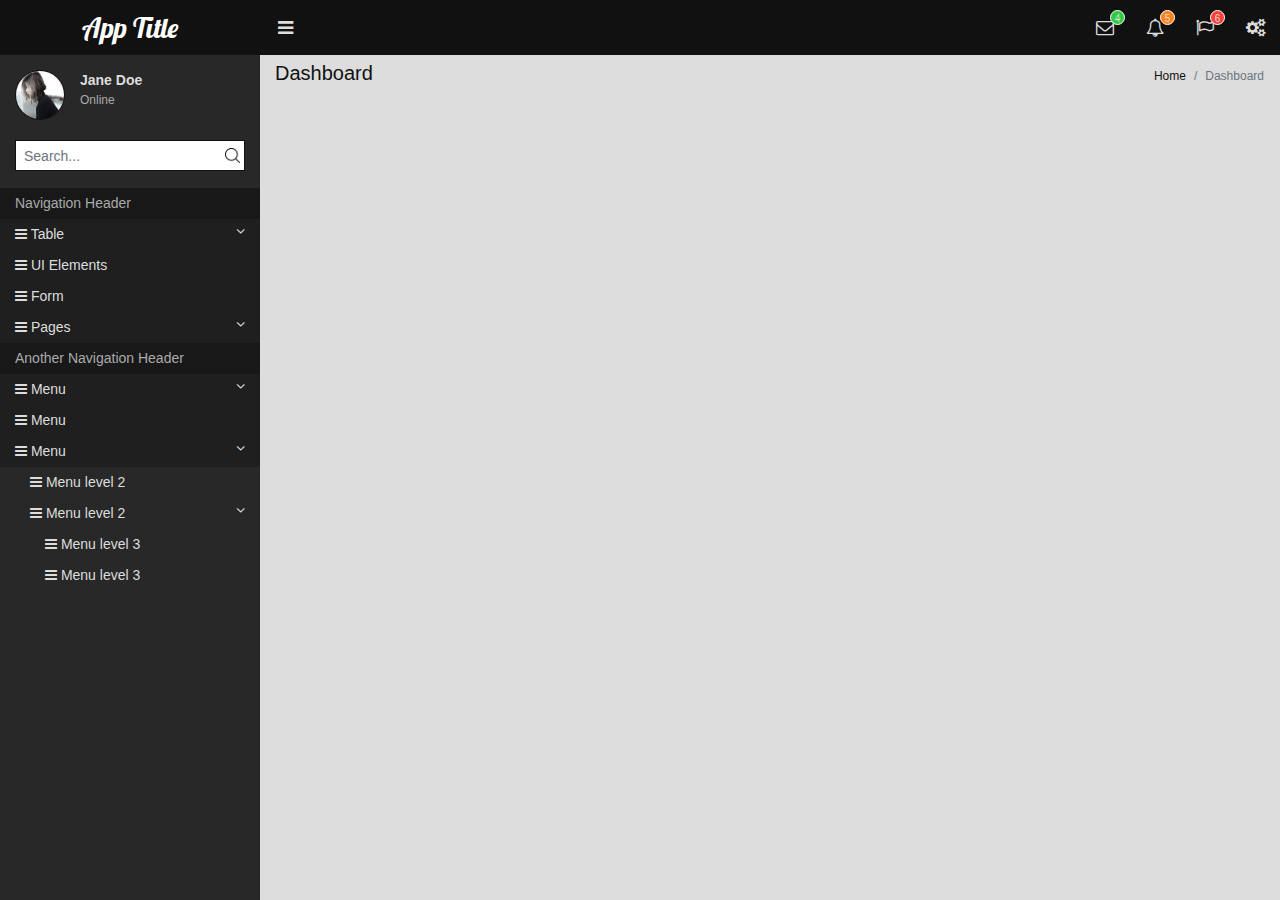
<file: index.html>
<!DOCTYPE html>
<html lang="en">

<head>
    <meta charset="UTF-8">
    <meta name="viewport" content="width=device-width, initial-scale=1.0">
    <meta http-equiv="X-UA-Compatible" content="ie=edge">
    <title>App Title</title>
    <!-- <link rel="stylesheet" href="./assets/lib/bootstrap/css/bootstrap.css"> -->
    <link rel="stylesheet" href="https://cdnjs.cloudflare.com/ajax/libs/font-awesome/4.7.0/css/font-awesome.min.css">
    <link rel="stylesheet" href="./assets/css/style.css">
</head>

<body>
    <div class="app-container">
        <aside>
            <div class="app-title">
                <h1><a href="javascript:;">App Title</a></h1>
            </div>
            <div class="user-panel">
                <div class="user-avatar">
                    <img src="./assets/img/ava.jpg" alt="user-image">
                </div>
                <div class="user-info">
                    <p class="user-name">Jane Doe</p>
                    <p class="user-status">Online</p>
                </div>
            </div>
            <div class="search-bar">
                <div class="form-group">
                    <input id="search-input" type="text" class="form-control form-control-sm" placeholder="Search...">
                </div>
            </div>
            <nav class="sidenav">
                <ul>
                    <li class="nav-header">Navigation Header</li>
                    <li class="treeview">
                        <a href="javascript:;">
                            <i class="fa fa-navicon"></i>
                            Table
                            <i class="fa fa-angle-down"></i>
                        </a>
                        <ul class="treeview-menu">
                            <li><a href="./basic-table.html"><i class="fa fa-navicon"></i> Basic Table</a></li>
                            <li><a href="./data-table.html"><i class="fa fa-navicon"></i> Data Table</a></li>
                        </ul class="treeview-menu">
                    </li>
                    <li><a href="./ui-elements.html"><i class="fa fa-navicon"></i> UI Elements</a></li>
                    <li><a href="./form.html"><i class="fa fa-navicon"></i> Form</a></li>
                    <li class="treeview">
                        <a href="javascript:;">
                            <i class="fa fa-navicon"></i>
                            Pages
                            <i class="fa fa-angle-down"></i>
                        </a>
                        <ul class="treeview-menu">
                            <li><a href="./login.html"><i class="fa fa-navicon"></i> Login</a></li>
                            <li><a href="./register.html"><i class="fa fa-navicon"></i> Register</a></li>
                        </ul>
                    </li>

                    <li class="nav-header">Another Navigation Header</li>
                    <li class="treeview">
                        <a href="javascript:;">
                            <i class="fa fa-navicon"></i>
                            Menu
                            <i class="fa fa-angle-down"></i>
                        </a>
                        <ul class="treeview-menu">
                            <li><a href="javascript:;"><i class="fa fa-navicon"></i> Menu level 2</a></li>
                            <li><a href="javascript:;"><i class="fa fa-navicon"></i> Menu level 2</a></li>
                        </ul>
                    </li>
                    <li><a href="javascript:;"><i class="fa fa-navicon"></i> Menu</a></li>
                    <li class="treeview">
                        <a href="javascript:;">
                            <i class="fa fa-navicon"></i>
                            Menu
                            <i class="fa fa-angle-down"></i>
                        </a>
                        <ul class="treeview-menu treeview-menu-show">
                            <li><a href="javascript:;"><i class="fa fa-navicon"></i> Menu level 2</a></li>
                            <li>
                                <a href="javascript:;">
                                    <i class="fa fa-navicon"></i>
                                    Menu level 2
                                    <i class="fa fa-angle-down"></i>
                                </a>
                                <ul class="treeview-menu treeview-menu-show">
                                    <li><a href="javascript:;"><i class="fa fa-navicon"></i> Menu level 3</a></li>
                                    <li><a href="javascript:;"><i class="fa fa-navicon"></i> Menu level 3</a></li>
                                </ul>
                            </li>
                        </ul>
                    </li>
                </ul>
            </nav>
        </aside>
        <main>
            <header>
                <a href="javascript:;" id="sidebar-toogle">
                    <i class="fa fa-navicon"></i>
                </a>
                <div class="headnav">
                    <div class="dropdown">
                        <a class="dropdown-toggle" href="javascript:;" id="message" data-toggle="dropdown"
                            aria-haspopup="true" aria-expanded="false">
                            <i class="fa fa-envelope-o"></i>
                            <span class="label label-success">4</span>
                        </a>
                        <div class="dropdown-menu" aria-labelledby="message">
                            <div class="header">You have <span>4</span> messages</div>
                            <div class="body">
                                <ul class="menu">
                                    <li>
                                        <a href="javascript:;">
                                            <div class="d-flex align-items-center">
                                                <img src="./assets/img/ava.jpg" alt="">

                                                <div class="common-wrapper">
                                                    <h6>UI/UX Team <small class="pull-right">5 min</small></h6>
                                                    <p>Why not buy a new awesome theme?</p>
                                                </div>
                                            </div>
                                        </a>
                                    </li>
                                    <li>
                                        <a href="javascript:;">
                                            <div class="d-flex align-items-center">
                                                <img src="./assets/img/ava.jpg" alt="">

                                                <div class="common-wrapper">
                                                    <h6>UI/UX Team <small class="pull-right">5 min</small></h6>
                                                    <p>Why not buy a new awesome theme?</p>
                                                </div>
                                            </div>
                                        </a>
                                    </li>
                                    <li>
                                        <a href="javascript:;">
                                            <div class="d-flex align-items-center">
                                                <img src="./assets/img/ava.jpg" alt="">

                                                <div class="common-wrapper">
                                                    <h6>UI/UX Team <small class="pull-right">5 min</small></h6>
                                                    <p>Why not buy a new awesome theme?</p>
                                                </div>
                                            </div>
                                        </a>
                                    </li>
                                    <li>
                                        <a href="javascript:;">
                                            <div class="d-flex align-items-center">
                                                <img src="./assets/img/ava.jpg" alt="">

                                                <div class="common-wrapper">
                                                    <h6>UI/UX Team <small class="pull-right">5 min</small></h6>
                                                    <p>Why not buy a new awesome theme?</p>
                                                </div>
                                            </div>
                                        </a>
                                    </li>
                                </ul>
                            </div>
                            <div class="footer">
                                <a href="javascript:;">View all</a>
                            </div>
                        </div>
                    </div>
                    <div class="dropdown">
                        <a class="dropdown-toggle" href="javascript:;" id="notification" data-toggle="dropdown"
                            aria-haspopup="true" aria-expanded="false">
                            <i class="fa fa-bell-o"></i>
                            <span class="label label-warning">5</span>
                        </a>
                        <div class="dropdown-menu" aria-labelledby="notification">
                            <div class="header">You have <span>5</span> notifications</div>
                            <div class="body">
                                <ul class="menu">
                                    <li>
                                        <a href="javascript:;">
                                            <i class="fa fa-users"></i>
                                            5 new members joined today
                                        </a>
                                    </li>
                                    <li>
                                        <a href="javascript:;">
                                            <i class="fa fa-users"></i>
                                            5 new members joined today
                                        </a>
                                    </li>
                                    <li>
                                        <a href="javascript:;">
                                            <i class="fa fa-users"></i>
                                            5 new members joined today
                                        </a>
                                    </li>
                                </ul>
                            </div>
                            <div class="footer">
                                <a href="javascript:;">View all</a>
                            </div>
                        </div>
                    </div>
                    <div class="dropdown">
                        <a class="dropdown-toggle" href="javascript:;" id="task" data-toggle="dropdown"
                            aria-haspopup="true" aria-expanded="false">
                            <i class="fa fa-flag-o"></i>
                            <span class="label label-danger">6</span>
                        </a>
                        <div class="dropdown-menu" aria-labelledby="task">
                            <div class="header">You have <span>6</span> Task</div>
                            <div class="body">
                                <ul class="menu">
                                    <li>
                                        <a href="javascript:;">
                                            <h6>Make calendar widget <small class="pull-right">25%</small></h6>
                                            <div class="progress">
                                                <div class="progress-bar bg-theme" role="progressbar" style="width: 25%"
                                                    aria-valuenow="25" aria-valuemin="0" aria-valuemax="100"></div>
                                            </div>
                                        </a>
                                    </li>
                                    <li>
                                        <a href="javascript:;">
                                            <h6>Make form validation <small class="pull-right">35%</small></h6>
                                            <div class="progress">
                                                <div class="progress-bar bg-theme" role="progressbar" style="width: 35%"
                                                    aria-valuenow="35" aria-valuemin="0" aria-valuemax="100"></div>
                                            </div>
                                        </a>
                                    </li>
                                    <li>
                                        <a href="javascript:;">
                                            <h6>Make dropdown widget <small class="pull-right">14%</small></h6>
                                            <div class="progress">
                                                <div class="progress-bar bg-theme" role="progressbar" style="width: 14%"
                                                    aria-valuenow="14" aria-valuemin="0" aria-valuemax="100"></div>
                                            </div>
                                        </a>
                                    </li>
                                    <li>
                                        <a href="javascript:;">
                                            <h6>Make contact form <small class="pull-right">70%</small></h6>
                                            <div class="progress">
                                                <div class="progress-bar bg-theme" role="progressbar" style="width: 70%"
                                                    aria-valuenow="70" aria-valuemin="0" aria-valuemax="100"></div>
                                            </div>
                                        </a>
                                    </li>
                                    <li>
                                        <a href="javascript:;">
                                            <h6>Make header <small class="pull-right">67%</small></h6>
                                            <div class="progress">
                                                <div class="progress-bar bg-theme" role="progressbar" style="width: 67%"
                                                    aria-valuenow="67" aria-valuemin="0" aria-valuemax="100"></div>
                                            </div>
                                        </a>
                                    </li>
                                    <li>
                                        <a href="javascript:;">
                                            <h6>Make grid widget <small class="pull-right">91%</small></h6>
                                            <div class="progress">
                                                <div class="progress-bar bg-theme" role="progressbar" style="width: 91%"
                                                    aria-valuenow="91" aria-valuemin="0" aria-valuemax="100"></div>
                                            </div>
                                        </a>
                                    </li>
                                </ul>
                            </div>
                            <div class="footer">
                                <a href="javascript:;">View all</a>
                            </div>
                        </div>
                    </div>
                    <div class="dropdown">
                        <a class="dropdown-toggle" href="javascript:;" id="setting" data-toggle="dropdown"
                            aria-haspopup="true" aria-expanded="false">
                            <i class="fa fa-gears"></i>
                        </a>
                        <div class="dropdown-menu" aria-labelledby="setting">
                            <div class="body">
                                <ul class="menu">
                                    <li><a href="javascript:;"><i class="fa fa-user-circle-o"></i> Profile</a></li>
                                    <li><a href="javascript:;"><i class="fa fa-gear"></i> Setting</a></li>
                                    <li><a href="javascript:;"><i class="fa fa-sign-out"></i> Logout</a></li>
                                </ul>
                            </div>
                        </div>
                    </div>
                </div>
            </header>
            <div class="main-container">
                <div class="main-header">
                    <div class="main-title">
                        <h2>Dashboard</h2>
                    </div>
                    <nav aria-label="breadcrumb">
                        <ol class="breadcrumb">
                            <li class="breadcrumb-item"><a href="javascript:;">Home</a></li>
                            <li class="breadcrumb-item active" aria-current="page">Dashboard</li>
                        </ol>
                    </nav>
                </div>
                <div class="main-body"></div>
            </div>
            <footer></footer>
        </main>
    </div>

    <script src="./assets/lib/jquery/jquery.js"></script>
    <script src="./assets/lib/popper/popper.min.js"></script>
    <script src="./assets/lib/bootstrap/js/bootstrap.js"></script>
    <script src="./assets/js/script.js" defer></script>
</body>

</html>
</file>
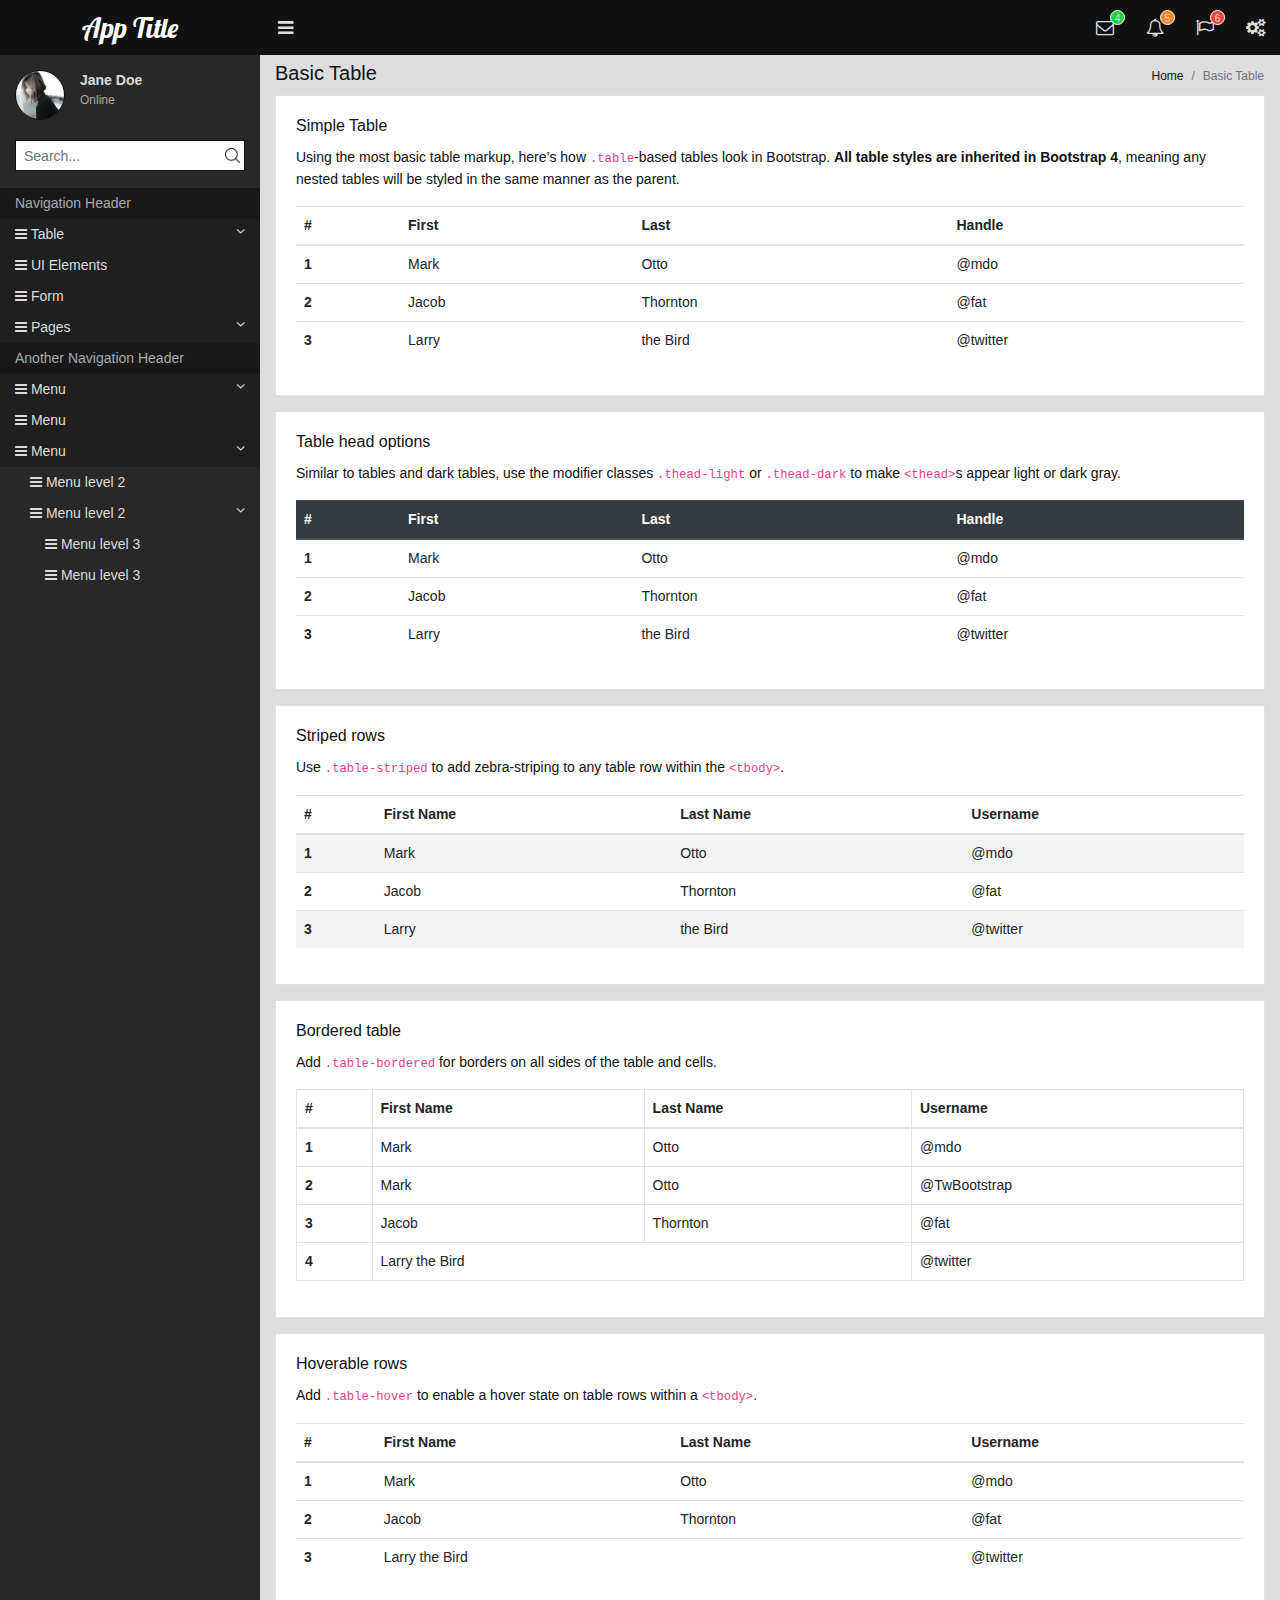
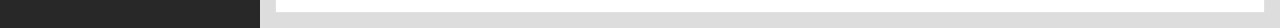
<file: basic-table.html>
<!DOCTYPE html>
<html lang="en">

<head>
    <meta charset="UTF-8">
    <meta name="viewport" content="width=device-width, initial-scale=1.0">
    <meta http-equiv="X-UA-Compatible" content="ie=edge">
    <title>App Title</title>
    <!-- <link rel="stylesheet" href="./assets/lib/bootstrap/css/bootstrap.css"> -->
    <link rel="stylesheet" href="https://cdnjs.cloudflare.com/ajax/libs/font-awesome/4.7.0/css/font-awesome.min.css">
    <link rel="stylesheet" href="./assets/css/style.css">
</head>

<body>
    <div class="app-container">
        <aside>
            <div class="app-title">
                <h1><a href="javascript:;">App Title</a></h1>
            </div>
            <div class="user-panel">
                <div class="user-avatar">
                    <img src="./assets/img/ava.jpg" alt="user-image">
                </div>
                <div class="user-info">
                    <p class="user-name">Jane Doe</p>
                    <p class="user-status">Online</p>
                </div>
            </div>
            <div class="search-bar">
                <div class="form-group">
                    <input id="search-input" type="text" class="form-control form-control-sm" placeholder="Search...">
                </div>
            </div>
            <nav class="sidenav">
                <ul>
                    <li class="nav-header">Navigation Header</li>
                    <li class="treeview">
                        <a href="javascript:;">
                            <i class="fa fa-navicon"></i>
                            Table
                            <i class="fa fa-angle-down"></i>
                        </a>
                        <ul class="treeview-menu">
                            <li><a href="./basic-table.html"><i class="fa fa-navicon"></i> Basic Table</a></li>
                            <li><a href="./data-table.html"><i class="fa fa-navicon"></i> Data Table</a></li>
                        </ul class="treeview-menu">
                    </li>
                    <li><a href="./ui-elements.html"><i class="fa fa-navicon"></i> UI Elements</a></li>
                    <li><a href="./form.html"><i class="fa fa-navicon"></i> Form</a></li>
                    <li class="treeview">
                        <a href="javascript:;">
                            <i class="fa fa-navicon"></i>
                            Pages
                            <i class="fa fa-angle-down"></i>
                        </a>
                        <ul class="treeview-menu">
                            <li><a href="./login.html"><i class="fa fa-navicon"></i> Login</a></li>
                            <li><a href="./register.html"><i class="fa fa-navicon"></i> Register</a></li>
                        </ul>
                    </li>

                    <li class="nav-header">Another Navigation Header</li>
                    <li class="treeview">
                        <a href="javascript:;">
                            <i class="fa fa-navicon"></i>
                            Menu
                            <i class="fa fa-angle-down"></i>
                        </a>
                        <ul class="treeview-menu">
                            <li><a href="javascript:;"><i class="fa fa-navicon"></i> Menu level 2</a></li>
                            <li><a href="javascript:;"><i class="fa fa-navicon"></i> Menu level 2</a></li>
                        </ul>
                    </li>
                    <li><a href="javascript:;"><i class="fa fa-navicon"></i> Menu</a></li>
                    <li class="treeview">
                        <a href="javascript:;">
                            <i class="fa fa-navicon"></i>
                            Menu
                            <i class="fa fa-angle-down"></i>
                        </a>
                        <ul class="treeview-menu treeview-menu-show">
                            <li><a href="javascript:;"><i class="fa fa-navicon"></i> Menu level 2</a></li>
                            <li>
                                <a href="javascript:;">
                                    <i class="fa fa-navicon"></i>
                                    Menu level 2
                                    <i class="fa fa-angle-down"></i>
                                </a>
                                <ul class="treeview-menu treeview-menu-show">
                                    <li><a href="javascript:;"><i class="fa fa-navicon"></i> Menu level 3</a></li>
                                    <li><a href="javascript:;"><i class="fa fa-navicon"></i> Menu level 3</a></li>
                                </ul>
                            </li>
                        </ul>
                    </li>
                </ul>
            </nav>
        </aside>
        <main>
            <header>
                <a href="javascript:;" id="sidebar-toogle">
                    <i class="fa fa-navicon"></i>
                </a>
                <div class="headnav">
                    <div class="dropdown">
                        <a class="dropdown-toggle" href="javascript:;" id="message" data-toggle="dropdown"
                            aria-haspopup="true" aria-expanded="false">
                            <i class="fa fa-envelope-o"></i>
                            <span class="label label-success">4</span>
                        </a>
                        <div class="dropdown-menu" aria-labelledby="message">
                            <div class="header">You have <span>4</span> messages</div>
                            <div class="body">
                                <ul class="menu">
                                    <li>
                                        <a href="javascript:;">
                                            <div class="d-flex align-items-center">
                                                <img src="./assets/img/ava.jpg" alt="">

                                                <div class="common-wrapper">
                                                    <h6>UI/UX Team <small class="pull-right">5 min</small></h6>
                                                    <p>Why not buy a new awesome theme?</p>
                                                </div>
                                            </div>
                                        </a>
                                    </li>
                                    <li>
                                        <a href="javascript:;">
                                            <div class="d-flex align-items-center">
                                                <img src="./assets/img/ava.jpg" alt="">

                                                <div class="common-wrapper">
                                                    <h6>UI/UX Team <small class="pull-right">5 min</small></h6>
                                                    <p>Why not buy a new awesome theme?</p>
                                                </div>
                                            </div>
                                        </a>
                                    </li>
                                    <li>
                                        <a href="javascript:;">
                                            <div class="d-flex align-items-center">
                                                <img src="./assets/img/ava.jpg" alt="">

                                                <div class="common-wrapper">
                                                    <h6>UI/UX Team <small class="pull-right">5 min</small></h6>
                                                    <p>Why not buy a new awesome theme?</p>
                                                </div>
                                            </div>
                                        </a>
                                    </li>
                                    <li>
                                        <a href="javascript:;">
                                            <div class="d-flex align-items-center">
                                                <img src="./assets/img/ava.jpg" alt="">

                                                <div class="common-wrapper">
                                                    <h6>UI/UX Team <small class="pull-right">5 min</small></h6>
                                                    <p>Why not buy a new awesome theme?</p>
                                                </div>
                                            </div>
                                        </a>
                                    </li>
                                </ul>
                            </div>
                            <div class="footer">
                                <a href="javascript:;">View all</a>
                            </div>
                        </div>
                    </div>
                    <div class="dropdown">
                        <a class="dropdown-toggle" href="javascript:;" id="notification" data-toggle="dropdown"
                            aria-haspopup="true" aria-expanded="false">
                            <i class="fa fa-bell-o"></i>
                            <span class="label label-warning">5</span>
                        </a>
                        <div class="dropdown-menu" aria-labelledby="notification">
                            <div class="header">You have <span>5</span> notifications</div>
                            <div class="body">
                                <ul class="menu">
                                    <li>
                                        <a href="javascript:;">
                                            <i class="fa fa-users"></i>
                                            5 new members joined today
                                        </a>
                                    </li>
                                    <li>
                                        <a href="javascript:;">
                                            <i class="fa fa-users"></i>
                                            5 new members joined today
                                        </a>
                                    </li>
                                    <li>
                                        <a href="javascript:;">
                                            <i class="fa fa-users"></i>
                                            5 new members joined today
                                        </a>
                                    </li>
                                </ul>
                            </div>
                            <div class="footer">
                                <a href="javascript:;">View all</a>
                            </div>
                        </div>
                    </div>
                    <div class="dropdown">
                        <a class="dropdown-toggle" href="javascript:;" id="task" data-toggle="dropdown"
                            aria-haspopup="true" aria-expanded="false">
                            <i class="fa fa-flag-o"></i>
                            <span class="label label-danger">6</span>
                        </a>
                        <div class="dropdown-menu" aria-labelledby="task">
                            <div class="header">You have <span>6</span> Task</div>
                            <div class="body">
                                <ul class="menu">
                                    <li>
                                        <a href="javascript:;">
                                            <h6>Make calendar widget <small class="pull-right">25%</small></h6>
                                            <div class="progress">
                                                <div class="progress-bar bg-theme" role="progressbar" style="width: 25%"
                                                    aria-valuenow="25" aria-valuemin="0" aria-valuemax="100"></div>
                                            </div>
                                        </a>
                                    </li>
                                    <li>
                                        <a href="javascript:;">
                                            <h6>Make form validation <small class="pull-right">35%</small></h6>
                                            <div class="progress">
                                                <div class="progress-bar bg-theme" role="progressbar" style="width: 35%"
                                                    aria-valuenow="35" aria-valuemin="0" aria-valuemax="100"></div>
                                            </div>
                                        </a>
                                    </li>
                                    <li>
                                        <a href="javascript:;">
                                            <h6>Make dropdown widget <small class="pull-right">14%</small></h6>
                                            <div class="progress">
                                                <div class="progress-bar bg-theme" role="progressbar" style="width: 14%"
                                                    aria-valuenow="14" aria-valuemin="0" aria-valuemax="100"></div>
                                            </div>
                                        </a>
                                    </li>
                                    <li>
                                        <a href="javascript:;">
                                            <h6>Make contact form <small class="pull-right">70%</small></h6>
                                            <div class="progress">
                                                <div class="progress-bar bg-theme" role="progressbar" style="width: 70%"
                                                    aria-valuenow="70" aria-valuemin="0" aria-valuemax="100"></div>
                                            </div>
                                        </a>
                                    </li>
                                    <li>
                                        <a href="javascript:;">
                                            <h6>Make header <small class="pull-right">67%</small></h6>
                                            <div class="progress">
                                                <div class="progress-bar bg-theme" role="progressbar" style="width: 67%"
                                                    aria-valuenow="67" aria-valuemin="0" aria-valuemax="100"></div>
                                            </div>
                                        </a>
                                    </li>
                                    <li>
                                        <a href="javascript:;">
                                            <h6>Make grid widget <small class="pull-right">91%</small></h6>
                                            <div class="progress">
                                                <div class="progress-bar bg-theme" role="progressbar" style="width: 91%"
                                                    aria-valuenow="91" aria-valuemin="0" aria-valuemax="100"></div>
                                            </div>
                                        </a>
                                    </li>
                                </ul>
                            </div>
                            <div class="footer">
                                <a href="javascript:;">View all</a>
                            </div>
                        </div>
                    </div>
                    <div class="dropdown">
                        <a class="dropdown-toggle" href="javascript:;" id="setting" data-toggle="dropdown"
                            aria-haspopup="true" aria-expanded="false">
                            <i class="fa fa-gears"></i>
                        </a>
                        <div class="dropdown-menu" aria-labelledby="setting">
                            <div class="body">
                                <ul class="menu">
                                    <li><a href="javascript:;"><i class="fa fa-user-circle-o"></i> Profile</a></li>
                                    <li><a href="javascript:;"><i class="fa fa-gear"></i> Setting</a></li>
                                    <li><a href="javascript:;"><i class="fa fa-sign-out"></i> Logout</a></li>
                                </ul>
                            </div>
                        </div>
                    </div>
                </div>
            </header>
            <div class="main-container">
                <div class="main-header">
                    <div class="main-title">
                        <h2>Basic Table</h2>
                    </div>
                    <nav aria-label="breadcrumb">
                        <ol class="breadcrumb">
                            <li class="breadcrumb-item"><a href="javascript:;">Home</a></li>
                            <li class="breadcrumb-item active" aria-current="page">Basic Table</li>
                        </ol>
                    </nav>
                </div>
                <div class="main-body">
                    <div class="container-fluid">
                        <div class="row">
                            <div class="col-md-12">
                                <div class="card">
                                    <div class="card-body">
                                        <h6 class="card-title">Simple Table</h6>
                                        <p>Using the most basic table markup, here’s how <code
                                                class="highlighter-rouge">.table</code>-based tables look in Bootstrap.
                                            <strong>All table styles are inherited in Bootstrap 4</strong>, meaning any
                                            nested tables will be styled in the same manner as the parent.</p>
                                        <table class="table">
                                            <thead>
                                                <tr>
                                                    <th scope="col">#</th>
                                                    <th scope="col">First</th>
                                                    <th scope="col">Last</th>
                                                    <th scope="col">Handle</th>
                                                </tr>
                                            </thead>
                                            <tbody>
                                                <tr>
                                                    <th scope="row">1</th>
                                                    <td>Mark</td>
                                                    <td>Otto</td>
                                                    <td>@mdo</td>
                                                </tr>
                                                <tr>
                                                    <th scope="row">2</th>
                                                    <td>Jacob</td>
                                                    <td>Thornton</td>
                                                    <td>@fat</td>
                                                </tr>
                                                <tr>
                                                    <th scope="row">3</th>
                                                    <td>Larry</td>
                                                    <td>the Bird</td>
                                                    <td>@twitter</td>
                                                </tr>
                                            </tbody>
                                        </table>
                                    </div>
                                </div>
                            </div>
                            <div class="col-md-12">
                                <div class="card">
                                    <div class="card-body">
                                        <h6 class="card-title">Table head options</h6>
                                        <p>Similar to tables and dark tables, use the modifier classes <code
                                                class="highlighter-rouge">.thead-light</code> or <code
                                                class="highlighter-rouge">.thead-dark</code> to make <code
                                                class="highlighter-rouge">&lt;thead&gt;</code>s appear light or dark
                                            gray.</p>
                                        <table class="table">
                                            <thead class="thead-dark">
                                                <tr>
                                                    <th scope="col">#</th>
                                                    <th scope="col">First</th>
                                                    <th scope="col">Last</th>
                                                    <th scope="col">Handle</th>
                                                </tr>
                                            </thead>
                                            <tbody>
                                                <tr>
                                                    <th scope="row">1</th>
                                                    <td>Mark</td>
                                                    <td>Otto</td>
                                                    <td>@mdo</td>
                                                </tr>
                                                <tr>
                                                    <th scope="row">2</th>
                                                    <td>Jacob</td>
                                                    <td>Thornton</td>
                                                    <td>@fat</td>
                                                </tr>
                                                <tr>
                                                    <th scope="row">3</th>
                                                    <td>Larry</td>
                                                    <td>the Bird</td>
                                                    <td>@twitter</td>
                                                </tr>
                                            </tbody>
                                        </table>
                                    </div>
                                </div>
                            </div>
                            <div class="col-md-12">
                                <div class="card">
                                    <div class="card-body">
                                        <h6 class="card-title">Striped rows</h6>
                                        <p>Use <code class="highlighter-rouge">.table-striped</code> to add
                                            zebra-striping to any table row within the <code
                                                class="highlighter-rouge">&lt;tbody&gt;</code>.</p>
                                        <table class="table table-striped">
                                            <thead>
                                                <tr>
                                                    <th scope="col">#</th>
                                                    <th scope="col">First Name</th>
                                                    <th scope="col">Last Name</th>
                                                    <th scope="col">Username</th>
                                                </tr>
                                            </thead>
                                            <tbody>
                                                <tr>
                                                    <th scope="row">1</th>
                                                    <td>Mark</td>
                                                    <td>Otto</td>
                                                    <td>@mdo</td>
                                                </tr>
                                                <tr>
                                                    <th scope="row">2</th>
                                                    <td>Jacob</td>
                                                    <td>Thornton</td>
                                                    <td>@fat</td>
                                                </tr>
                                                <tr>
                                                    <th scope="row">3</th>
                                                    <td>Larry</td>
                                                    <td>the Bird</td>
                                                    <td>@twitter</td>
                                                </tr>
                                            </tbody>
                                        </table>
                                    </div>
                                </div>
                            </div>
                            <div class="col-md-12">
                                <div class="card">
                                    <div class="card-body">
                                        <h6 class="card-title">Bordered table</h6>
                                        <p>Add <code class="highlighter-rouge">.table-bordered</code> for borders on all
                                            sides of the table and cells.</p>
                                        <table class="table table-bordered">
                                            <thead>
                                                <tr>
                                                    <th scope="col">#</th>
                                                    <th scope="col">First Name</th>
                                                    <th scope="col">Last Name</th>
                                                    <th scope="col">Username</th>
                                                </tr>
                                            </thead>
                                            <tbody>
                                                <tr>
                                                    <th scope="row">1</th>
                                                    <td>Mark</td>
                                                    <td>Otto</td>
                                                    <td>@mdo</td>
                                                </tr>
                                                <tr>
                                                    <th scope="row">2</th>
                                                    <td>Mark</td>
                                                    <td>Otto</td>
                                                    <td>@TwBootstrap</td>
                                                </tr>
                                                <tr>
                                                    <th scope="row">3</th>
                                                    <td>Jacob</td>
                                                    <td>Thornton</td>
                                                    <td>@fat</td>
                                                </tr>
                                                <tr>
                                                    <th scope="row">4</th>
                                                    <td colspan="2">Larry the Bird</td>
                                                    <td>@twitter</td>
                                                </tr>
                                            </tbody>
                                        </table>
                                    </div>
                                </div>
                            </div>
                            <div class="col-md-12">
                                <div class="card">
                                    <div class="card-body">
                                        <h6 class="card-title">Hoverable rows</h6>
                                        <p>Add <code class="highlighter-rouge">.table-hover</code> to enable a hover
                                            state on table rows within a <code
                                                class="highlighter-rouge">&lt;tbody&gt;</code>.</p>
                                        <table class="table table-hover">
                                            <thead>
                                                <tr>
                                                    <th scope="col">#</th>
                                                    <th scope="col">First Name</th>
                                                    <th scope="col">Last Name</th>
                                                    <th scope="col">Username</th>
                                                </tr>
                                            </thead>
                                            <tbody>
                                                <tr>
                                                    <th scope="row">1</th>
                                                    <td>Mark</td>
                                                    <td>Otto</td>
                                                    <td>@mdo</td>
                                                </tr>
                                                <tr>
                                                    <th scope="row">2</th>
                                                    <td>Jacob</td>
                                                    <td>Thornton</td>
                                                    <td>@fat</td>
                                                </tr>
                                                <tr>
                                                    <th scope="row">3</th>
                                                    <td colspan="2">Larry the Bird</td>
                                                    <td>@twitter</td>
                                                </tr>
                                            </tbody>
                                        </table>
                                    </div>
                                </div>
                            </div>
                        </div>
                    </div>
                </div>
            </div>
            <footer></footer>
        </main>
    </div>

    <script src="./assets/lib/jquery/jquery.js"></script>
    <script src="./assets/lib/popper/popper.min.js"></script>
    <script src="./assets/lib/bootstrap/js/bootstrap.js"></script>
    <script src="./assets/js/script.js" defer></script>
</body>

</html>
</file>
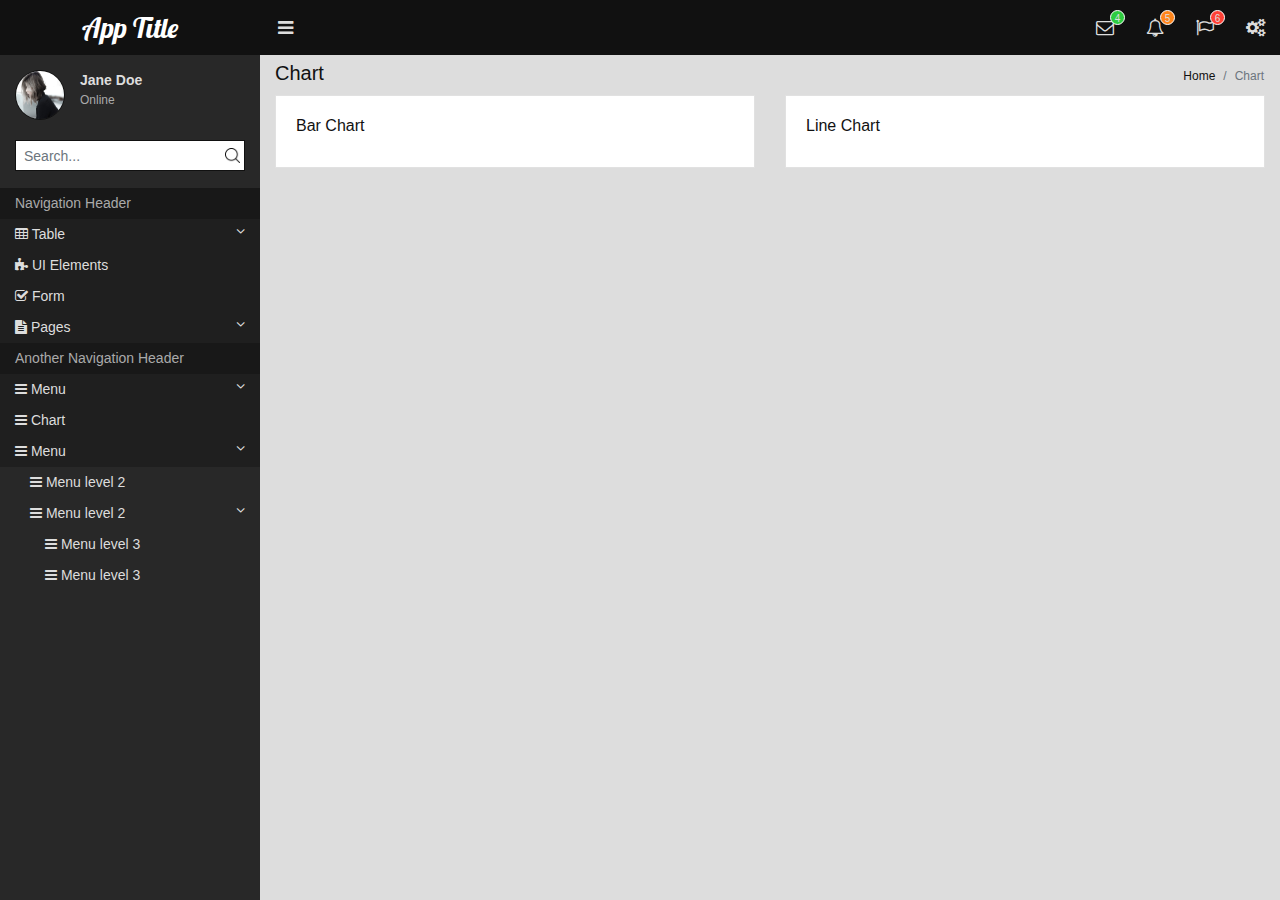
<file: chart.html>
<!DOCTYPE html>
<html lang="en">

<head>
    <meta charset="UTF-8">
    <meta name="viewport" content="width=device-width, initial-scale=1.0">
    <meta http-equiv="X-UA-Compatible" content="ie=edge">
    <title>App Title</title>
    <!-- <link rel="stylesheet" href="./assets/lib/bootstrap/css/bootstrap.css"> -->
    <link rel="stylesheet" href="https://cdnjs.cloudflare.com/ajax/libs/font-awesome/4.7.0/css/font-awesome.min.css">
    <link rel="stylesheet" href="./assets/css/style.css">
</head>

<body>
    <div class="app-container">
        <aside>
            <div class="app-title">
                <h1><a href="javascript:;">App Title</a></h1>
            </div>
            <div class="user-panel">
                <div class="user-avatar">
                    <img src="./assets/img/ava.jpg" alt="user-image">
                </div>
                <div class="user-info">
                    <p class="user-name">Jane Doe</p>
                    <p class="user-status">Online</p>
                </div>
            </div>
            <div class="search-bar">
                <div class="form-group">
                    <input id="search-input" type="text" class="form-control form-control-sm" placeholder="Search...">
                </div>
            </div>
            <nav class="sidenav">
                <ul>
                    <li class="nav-header">Navigation Header</li>
                    <li class="treeview">
                        <a href="javascript:;">
                            <i class="fa fa-table" aria-hidden="true"></i>
                            Table
                            <i class="fa fa-angle-down"></i>
                        </a>
                        <ul class="treeview-menu">
                            <li><a href="./basic-table.html"><i class="fa fa-navicon"></i> Basic Table</a></li>
                            <li><a href="./data-table.html"><i class="fa fa-navicon"></i> Data Table</a></li>
                        </ul class="treeview-menu">
                    </li>
                    <li><a href="./ui-elements.html"><i class="fa fa-puzzle-piece" aria-hidden="true"></i> UI
                            Elements</a></li>
                    <li><a href="./form.html"><i class="fa fa-check-square-o" aria-hidden="true"></i> Form</a></li>
                    <li class="treeview">
                        <a href="javascript:;">
                            <i class="fa fa-file-text" aria-hidden="true"></i>
                            Pages
                            <i class="fa fa-angle-down"></i>
                        </a>
                        <ul class="treeview-menu">
                            <li><a href="./login.html"><i class="fa fa-navicon"></i> Login</a></li>
                            <li><a href="./register.html"><i class="fa fa-navicon"></i> Register</a></li>
                        </ul>
                    </li>

                    <li class="nav-header">Another Navigation Header</li>
                    <li class="treeview">
                        <a href="javascript:;">
                            <i class="fa fa-navicon"></i>
                            Menu
                            <i class="fa fa-angle-down"></i>
                        </a>
                        <ul class="treeview-menu">
                            <li><a href="javascript:;"><i class="fa fa-navicon"></i> Menu level 2</a></li>
                            <li><a href="javascript:;"><i class="fa fa-navicon"></i> Menu level 2</a></li>
                        </ul>
                    </li>
                    <li><a href="./chart.html"><i class="fa fa-navicon"></i> Chart</a></li>
                    <li class="treeview">
                        <a href="javascript:;">
                            <i class="fa fa-navicon"></i>
                            Menu
                            <i class="fa fa-angle-down"></i>
                        </a>
                        <ul class="treeview-menu treeview-menu-show">
                            <li><a href="javascript:;"><i class="fa fa-navicon"></i> Menu level 2</a></li>
                            <li>
                                <a href="javascript:;">
                                    <i class="fa fa-navicon"></i>
                                    Menu level 2
                                    <i class="fa fa-angle-down"></i>
                                </a>
                                <ul class="treeview-menu treeview-menu-show">
                                    <li><a href="javascript:;"><i class="fa fa-navicon"></i> Menu level 3</a></li>
                                    <li><a href="javascript:;"><i class="fa fa-navicon"></i> Menu level 3</a></li>
                                </ul>
                            </li>
                        </ul>
                    </li>
                </ul>
            </nav>
        </aside>
        <main>
            <header>
                <a href="javascript:;" id="sidebar-toogle">
                    <i class="fa fa-navicon"></i>
                </a>
                <div class="headnav">
                    <div class="dropdown">
                        <a class="dropdown-toggle" href="javascript:;" id="message" data-toggle="dropdown"
                            aria-haspopup="true" aria-expanded="false">
                            <i class="fa fa-envelope-o"></i>
                            <span class="label label-success">4</span>
                        </a>
                        <div class="dropdown-menu" aria-labelledby="message">
                            <div class="header">You have <span>4</span> messages</div>
                            <div class="body">
                                <ul class="menu">
                                    <li>
                                        <a href="javascript:;">
                                            <div class="d-flex align-items-center">
                                                <img src="./assets/img/ava.jpg" alt="">

                                                <div class="common-wrapper">
                                                    <h6>UI/UX Team <small class="pull-right">5 min</small></h6>
                                                    <p>Why not buy a new awesome theme?</p>
                                                </div>
                                            </div>
                                        </a>
                                    </li>
                                    <li>
                                        <a href="javascript:;">
                                            <div class="d-flex align-items-center">
                                                <img src="./assets/img/ava.jpg" alt="">

                                                <div class="common-wrapper">
                                                    <h6>UI/UX Team <small class="pull-right">5 min</small></h6>
                                                    <p>Why not buy a new awesome theme?</p>
                                                </div>
                                            </div>
                                        </a>
                                    </li>
                                    <li>
                                        <a href="javascript:;">
                                            <div class="d-flex align-items-center">
                                                <img src="./assets/img/ava.jpg" alt="">

                                                <div class="common-wrapper">
                                                    <h6>UI/UX Team <small class="pull-right">5 min</small></h6>
                                                    <p>Why not buy a new awesome theme?</p>
                                                </div>
                                            </div>
                                        </a>
                                    </li>
                                    <li>
                                        <a href="javascript:;">
                                            <div class="d-flex align-items-center">
                                                <img src="./assets/img/ava.jpg" alt="">

                                                <div class="common-wrapper">
                                                    <h6>UI/UX Team <small class="pull-right">5 min</small></h6>
                                                    <p>Why not buy a new awesome theme?</p>
                                                </div>
                                            </div>
                                        </a>
                                    </li>
                                </ul>
                            </div>
                            <div class="footer">
                                <a href="javascript:;">View all</a>
                            </div>
                        </div>
                    </div>
                    <div class="dropdown">
                        <a class="dropdown-toggle" href="javascript:;" id="notification" data-toggle="dropdown"
                            aria-haspopup="true" aria-expanded="false">
                            <i class="fa fa-bell-o"></i>
                            <span class="label label-warning">5</span>
                        </a>
                        <div class="dropdown-menu" aria-labelledby="notification">
                            <div class="header">You have <span>5</span> notifications</div>
                            <div class="body">
                                <ul class="menu">
                                    <li>
                                        <a href="javascript:;">
                                            <i class="fa fa-users"></i>
                                            5 new members joined today
                                        </a>
                                    </li>
                                    <li>
                                        <a href="javascript:;">
                                            <i class="fa fa-users"></i>
                                            5 new members joined today
                                        </a>
                                    </li>
                                    <li>
                                        <a href="javascript:;">
                                            <i class="fa fa-users"></i>
                                            5 new members joined today
                                        </a>
                                    </li>
                                </ul>
                            </div>
                            <div class="footer">
                                <a href="javascript:;">View all</a>
                            </div>
                        </div>
                    </div>
                    <div class="dropdown">
                        <a class="dropdown-toggle" href="javascript:;" id="task" data-toggle="dropdown"
                            aria-haspopup="true" aria-expanded="false">
                            <i class="fa fa-flag-o"></i>
                            <span class="label label-danger">6</span>
                        </a>
                        <div class="dropdown-menu" aria-labelledby="task">
                            <div class="header">You have <span>6</span> Task</div>
                            <div class="body">
                                <ul class="menu">
                                    <li>
                                        <a href="javascript:;">
                                            <h6>Make calendar widget <small class="pull-right">25%</small></h6>
                                            <div class="progress">
                                                <div class="progress-bar bg-theme" role="progressbar" style="width: 25%"
                                                    aria-valuenow="25" aria-valuemin="0" aria-valuemax="100"></div>
                                            </div>
                                        </a>
                                    </li>
                                    <li>
                                        <a href="javascript:;">
                                            <h6>Make form validation <small class="pull-right">35%</small></h6>
                                            <div class="progress">
                                                <div class="progress-bar bg-theme" role="progressbar" style="width: 35%"
                                                    aria-valuenow="35" aria-valuemin="0" aria-valuemax="100"></div>
                                            </div>
                                        </a>
                                    </li>
                                    <li>
                                        <a href="javascript:;">
                                            <h6>Make dropdown widget <small class="pull-right">14%</small></h6>
                                            <div class="progress">
                                                <div class="progress-bar bg-theme" role="progressbar" style="width: 14%"
                                                    aria-valuenow="14" aria-valuemin="0" aria-valuemax="100"></div>
                                            </div>
                                        </a>
                                    </li>
                                    <li>
                                        <a href="javascript:;">
                                            <h6>Make contact form <small class="pull-right">70%</small></h6>
                                            <div class="progress">
                                                <div class="progress-bar bg-theme" role="progressbar" style="width: 70%"
                                                    aria-valuenow="70" aria-valuemin="0" aria-valuemax="100"></div>
                                            </div>
                                        </a>
                                    </li>
                                    <li>
                                        <a href="javascript:;">
                                            <h6>Make header <small class="pull-right">67%</small></h6>
                                            <div class="progress">
                                                <div class="progress-bar bg-theme" role="progressbar" style="width: 67%"
                                                    aria-valuenow="67" aria-valuemin="0" aria-valuemax="100"></div>
                                            </div>
                                        </a>
                                    </li>
                                    <li>
                                        <a href="javascript:;">
                                            <h6>Make grid widget <small class="pull-right">91%</small></h6>
                                            <div class="progress">
                                                <div class="progress-bar bg-theme" role="progressbar" style="width: 91%"
                                                    aria-valuenow="91" aria-valuemin="0" aria-valuemax="100"></div>
                                            </div>
                                        </a>
                                    </li>
                                </ul>
                            </div>
                            <div class="footer">
                                <a href="javascript:;">View all</a>
                            </div>
                        </div>
                    </div>
                    <div class="dropdown">
                        <a class="dropdown-toggle" href="javascript:;" id="setting" data-toggle="dropdown"
                            aria-haspopup="true" aria-expanded="false">
                            <i class="fa fa-gears"></i>
                        </a>
                        <div class="dropdown-menu" aria-labelledby="setting">
                            <div class="body">
                                <ul class="menu">
                                    <li><a href="javascript:;"><i class="fa fa-user-circle-o"></i> Profile</a></li>
                                    <li><a href="javascript:;"><i class="fa fa-gear"></i> Setting</a></li>
                                    <li><a href="javascript:;"><i class="fa fa-sign-out"></i> Logout</a></li>
                                </ul>
                            </div>
                        </div>
                    </div>
                </div>
            </header>
            <div class="main-container">
                <div class="main-header">
                    <div class="main-title">
                        <h2>Chart</h2>
                    </div>
                    <nav aria-label="breadcrumb">
                        <ol class="breadcrumb">
                            <li class="breadcrumb-item"><a href="javascript:;">Home</a></li>
                            <li class="breadcrumb-item active" aria-current="page">Chart</li>
                        </ol>
                    </nav>
                </div>
                <div class="main-body">
                    <div class="container-fluid">
                        <div class="row">
                            <div class="col-md-6">
                                <div class="card">
                                    <div class="card-body">
                                        <h6 class="card-title">Bar Chart</h6>
                                        <div id="barchart"></div>
                                    </div>
                                </div>
                            </div>
                            <div class="col-md-6">
                                <div class="card">
                                    <div class="card-body">
                                        <h6 class="card-title">Line Chart</h6>
                                        <div id="linechart"></div>
                                    </div>
                                </div>
                            </div>
                        </div>
                    </div>
                </div>
            </div>
            <footer></footer>
        </main>
    </div>

    <script src="./assets/lib/jquery/jquery.js"></script>
    <script src="./assets/lib/popper/popper.min.js"></script>
    <script src="./assets/lib/bootstrap/js/bootstrap.js"></script>
    <script src="https://d3js.org/d3.v4.js"></script>
    <script src="./assets/js/script.js" defer></script>
    <script src="./assets/js/barchart.js"></script>
    <script src="./assets/js/linechart.js"></script>
</body>

</html>
</file>
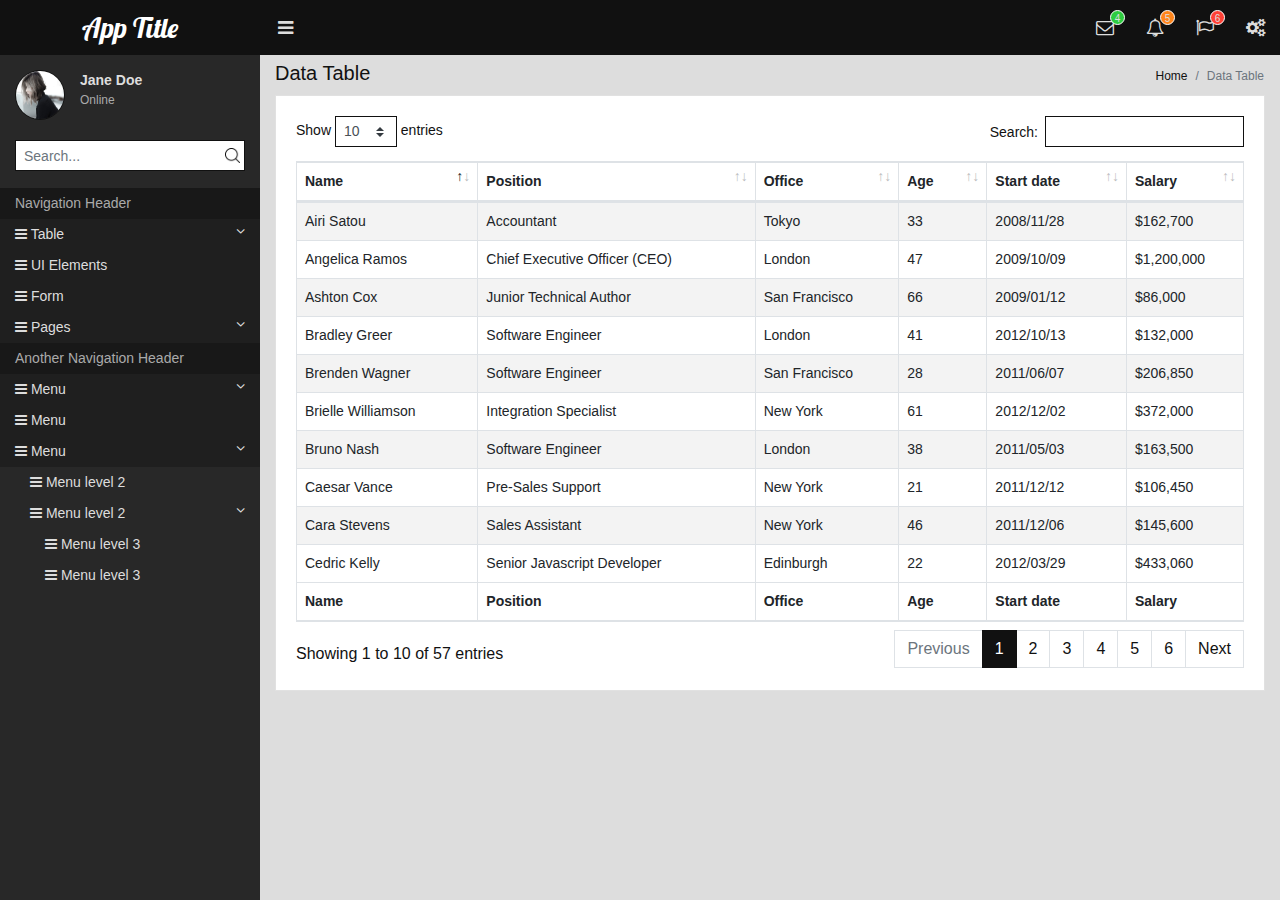
<file: data-table.html>
<!DOCTYPE html>
<html lang="en">

<head>
    <meta charset="UTF-8">
    <meta name="viewport" content="width=device-width, initial-scale=1.0">
    <meta http-equiv="X-UA-Compatible" content="ie=edge">
    <title>App Title</title>
    <!-- <link rel="stylesheet" href="./assets/lib/bootstrap/css/bootstrap.css"> -->
    <link rel="stylesheet" href="https://cdnjs.cloudflare.com/ajax/libs/font-awesome/4.7.0/css/font-awesome.min.css">
    <link rel="stylesheet" href="./assets/lib/datatable/datatables.css">
    <link rel="stylesheet" href="./assets/css/style.css">
</head>

<body>
    <div class="app-container">
        <aside>
            <div class="app-title">
                <h1><a href="javascript:;">App Title</a></h1>
            </div>
            <div class="user-panel">
                <div class="user-avatar">
                    <img src="./assets/img/ava.jpg" alt="user-image">
                </div>
                <div class="user-info">
                    <p class="user-name">Jane Doe</p>
                    <p class="user-status">Online</p>
                </div>
            </div>
            <div class="search-bar">
                <div class="form-group">
                    <input id="search-input" type="text" class="form-control form-control-sm" placeholder="Search...">
                </div>
            </div>
            <nav class="sidenav">
                <ul>
                    <li class="nav-header">Navigation Header</li>
                    <li class="treeview">
                        <a href="javascript:;">
                            <i class="fa fa-navicon"></i>
                            Table
                            <i class="fa fa-angle-down"></i>
                        </a>
                        <ul class="treeview-menu">
                            <li><a href="./basic-table.html"><i class="fa fa-navicon"></i> Basic Table</a></li>
                            <li><a href="./data-table.html"><i class="fa fa-navicon"></i> Data Table</a></li>
                        </ul class="treeview-menu">
                    </li>
                    <li><a href="./ui-elements.html"><i class="fa fa-navicon"></i> UI Elements</a></li>
                    <li><a href="./form.html"><i class="fa fa-navicon"></i> Form</a></li>
                    <li class="treeview">
                        <a href="javascript:;">
                            <i class="fa fa-navicon"></i>
                            Pages
                            <i class="fa fa-angle-down"></i>
                        </a>
                        <ul class="treeview-menu">
                            <li><a href="./login.html"><i class="fa fa-navicon"></i> Login</a></li>
                            <li><a href="./register.html"><i class="fa fa-navicon"></i> Register</a></li>
                        </ul>
                    </li>

                    <li class="nav-header">Another Navigation Header</li>
                    <li class="treeview">
                        <a href="javascript:;">
                            <i class="fa fa-navicon"></i>
                            Menu
                            <i class="fa fa-angle-down"></i>
                        </a>
                        <ul class="treeview-menu">
                            <li><a href="javascript:;"><i class="fa fa-navicon"></i> Menu level 2</a></li>
                            <li><a href="javascript:;"><i class="fa fa-navicon"></i> Menu level 2</a></li>
                        </ul>
                    </li>
                    <li><a href="javascript:;"><i class="fa fa-navicon"></i> Menu</a></li>
                    <li class="treeview">
                        <a href="javascript:;">
                            <i class="fa fa-navicon"></i>
                            Menu
                            <i class="fa fa-angle-down"></i>
                        </a>
                        <ul class="treeview-menu treeview-menu-show">
                            <li><a href="javascript:;"><i class="fa fa-navicon"></i> Menu level 2</a></li>
                            <li>
                                <a href="javascript:;">
                                    <i class="fa fa-navicon"></i>
                                    Menu level 2
                                    <i class="fa fa-angle-down"></i>
                                </a>
                                <ul class="treeview-menu treeview-menu-show">
                                    <li><a href="javascript:;"><i class="fa fa-navicon"></i> Menu level 3</a></li>
                                    <li><a href="javascript:;"><i class="fa fa-navicon"></i> Menu level 3</a></li>
                                </ul>
                            </li>
                        </ul>
                    </li>
                </ul>
            </nav>
        </aside>
        <main>
            <header>
                <a href="javascript:;" id="sidebar-toogle">
                    <i class="fa fa-navicon"></i>
                </a>
                <div class="headnav">
                    <div class="dropdown">
                        <a class="dropdown-toggle" href="javascript:;" id="message" data-toggle="dropdown"
                            aria-haspopup="true" aria-expanded="false">
                            <i class="fa fa-envelope-o"></i>
                            <span class="label label-success">4</span>
                        </a>
                        <div class="dropdown-menu" aria-labelledby="message">
                            <div class="header">You have <span>4</span> messages</div>
                            <div class="body">
                                <ul class="menu">
                                    <li>
                                        <a href="javascript:;">
                                            <div class="d-flex align-items-center">
                                                <img src="./assets/img/ava.jpg" alt="">

                                                <div class="common-wrapper">
                                                    <h6>UI/UX Team <small class="pull-right">5 min</small></h6>
                                                    <p>Why not buy a new awesome theme?</p>
                                                </div>
                                            </div>
                                        </a>
                                    </li>
                                    <li>
                                        <a href="javascript:;">
                                            <div class="d-flex align-items-center">
                                                <img src="./assets/img/ava.jpg" alt="">

                                                <div class="common-wrapper">
                                                    <h6>UI/UX Team <small class="pull-right">5 min</small></h6>
                                                    <p>Why not buy a new awesome theme?</p>
                                                </div>
                                            </div>
                                        </a>
                                    </li>
                                    <li>
                                        <a href="javascript:;">
                                            <div class="d-flex align-items-center">
                                                <img src="./assets/img/ava.jpg" alt="">

                                                <div class="common-wrapper">
                                                    <h6>UI/UX Team <small class="pull-right">5 min</small></h6>
                                                    <p>Why not buy a new awesome theme?</p>
                                                </div>
                                            </div>
                                        </a>
                                    </li>
                                    <li>
                                        <a href="javascript:;">
                                            <div class="d-flex align-items-center">
                                                <img src="./assets/img/ava.jpg" alt="">

                                                <div class="common-wrapper">
                                                    <h6>UI/UX Team <small class="pull-right">5 min</small></h6>
                                                    <p>Why not buy a new awesome theme?</p>
                                                </div>
                                            </div>
                                        </a>
                                    </li>
                                </ul>
                            </div>
                            <div class="footer">
                                <a href="javascript:;">View all</a>
                            </div>
                        </div>
                    </div>
                    <div class="dropdown">
                        <a class="dropdown-toggle" href="javascript:;" id="notification" data-toggle="dropdown"
                            aria-haspopup="true" aria-expanded="false">
                            <i class="fa fa-bell-o"></i>
                            <span class="label label-warning">5</span>
                        </a>
                        <div class="dropdown-menu" aria-labelledby="notification">
                            <div class="header">You have <span>5</span> notifications</div>
                            <div class="body">
                                <ul class="menu">
                                    <li>
                                        <a href="javascript:;">
                                            <i class="fa fa-users"></i>
                                            5 new members joined today
                                        </a>
                                    </li>
                                    <li>
                                        <a href="javascript:;">
                                            <i class="fa fa-users"></i>
                                            5 new members joined today
                                        </a>
                                    </li>
                                    <li>
                                        <a href="javascript:;">
                                            <i class="fa fa-users"></i>
                                            5 new members joined today
                                        </a>
                                    </li>
                                </ul>
                            </div>
                            <div class="footer">
                                <a href="javascript:;">View all</a>
                            </div>
                        </div>
                    </div>
                    <div class="dropdown">
                        <a class="dropdown-toggle" href="javascript:;" id="task" data-toggle="dropdown"
                            aria-haspopup="true" aria-expanded="false">
                            <i class="fa fa-flag-o"></i>
                            <span class="label label-danger">6</span>
                        </a>
                        <div class="dropdown-menu" aria-labelledby="task">
                            <div class="header">You have <span>6</span> Task</div>
                            <div class="body">
                                <ul class="menu">
                                    <li>
                                        <a href="javascript:;">
                                            <h6>Make calendar widget <small class="pull-right">25%</small></h6>
                                            <div class="progress">
                                                <div class="progress-bar bg-theme" role="progressbar" style="width: 25%"
                                                    aria-valuenow="25" aria-valuemin="0" aria-valuemax="100"></div>
                                            </div>
                                        </a>
                                    </li>
                                    <li>
                                        <a href="javascript:;">
                                            <h6>Make form validation <small class="pull-right">35%</small></h6>
                                            <div class="progress">
                                                <div class="progress-bar bg-theme" role="progressbar" style="width: 35%"
                                                    aria-valuenow="35" aria-valuemin="0" aria-valuemax="100"></div>
                                            </div>
                                        </a>
                                    </li>
                                    <li>
                                        <a href="javascript:;">
                                            <h6>Make dropdown widget <small class="pull-right">14%</small></h6>
                                            <div class="progress">
                                                <div class="progress-bar bg-theme" role="progressbar" style="width: 14%"
                                                    aria-valuenow="14" aria-valuemin="0" aria-valuemax="100"></div>
                                            </div>
                                        </a>
                                    </li>
                                    <li>
                                        <a href="javascript:;">
                                            <h6>Make contact form <small class="pull-right">70%</small></h6>
                                            <div class="progress">
                                                <div class="progress-bar bg-theme" role="progressbar" style="width: 70%"
                                                    aria-valuenow="70" aria-valuemin="0" aria-valuemax="100"></div>
                                            </div>
                                        </a>
                                    </li>
                                    <li>
                                        <a href="javascript:;">
                                            <h6>Make header <small class="pull-right">67%</small></h6>
                                            <div class="progress">
                                                <div class="progress-bar bg-theme" role="progressbar" style="width: 67%"
                                                    aria-valuenow="67" aria-valuemin="0" aria-valuemax="100"></div>
                                            </div>
                                        </a>
                                    </li>
                                    <li>
                                        <a href="javascript:;">
                                            <h6>Make grid widget <small class="pull-right">91%</small></h6>
                                            <div class="progress">
                                                <div class="progress-bar bg-theme" role="progressbar" style="width: 91%"
                                                    aria-valuenow="91" aria-valuemin="0" aria-valuemax="100"></div>
                                            </div>
                                        </a>
                                    </li>
                                </ul>
                            </div>
                            <div class="footer">
                                <a href="javascript:;">View all</a>
                            </div>
                        </div>
                    </div>
                    <div class="dropdown">
                        <a class="dropdown-toggle" href="javascript:;" id="setting" data-toggle="dropdown"
                            aria-haspopup="true" aria-expanded="false">
                            <i class="fa fa-gears"></i>
                        </a>
                        <div class="dropdown-menu" aria-labelledby="setting">
                            <div class="body">
                                <ul class="menu">
                                    <li><a href="javascript:;"><i class="fa fa-user-circle-o"></i> Profile</a></li>
                                    <li><a href="javascript:;"><i class="fa fa-gear"></i> Setting</a></li>
                                    <li><a href="javascript:;"><i class="fa fa-sign-out"></i> Logout</a></li>
                                </ul>
                            </div>
                        </div>
                    </div>
                </div>
            </header>
            <div class="main-container">
                <div class="main-header">
                    <div class="main-title">
                        <h2>Data Table</h2>
                    </div>
                    <nav aria-label="breadcrumb">
                        <ol class="breadcrumb">
                            <li class="breadcrumb-item"><a href="javascript:;">Home</a></li>
                            <li class="breadcrumb-item active" aria-current="page">Data Table</li>
                        </ol>
                    </nav>
                </div>
                <div class="main-body">
                    <div class="container-fluid">
                        <div class="row">
                            <div class="col-md-12">
                                <div class="card">
                                    <div class="card-body">
                                        <table id="dtBasicExample" class="table table-striped table-bordered"
                                            cellspacing="0" width="100%">
                                            <thead>
                                                <tr>
                                                    <th class="th-sm">Name
                                                    </th>
                                                    <th class="th-sm">Position
                                                    </th>
                                                    <th class="th-sm">Office
                                                    </th>
                                                    <th class="th-sm">Age
                                                    </th>
                                                    <th class="th-sm">Start date
                                                    </th>
                                                    <th class="th-sm">Salary
                                                    </th>
                                                </tr>
                                            </thead>
                                            <tbody>
                                                <tr>
                                                    <td>Tiger Nixon</td>
                                                    <td>System Architect</td>
                                                    <td>Edinburgh</td>
                                                    <td>61</td>
                                                    <td>2011/04/25</td>
                                                    <td>$320,800</td>
                                                </tr>
                                                <tr>
                                                    <td>Garrett Winters</td>
                                                    <td>Accountant</td>
                                                    <td>Tokyo</td>
                                                    <td>63</td>
                                                    <td>2011/07/25</td>
                                                    <td>$170,750</td>
                                                </tr>
                                                <tr>
                                                    <td>Ashton Cox</td>
                                                    <td>Junior Technical Author</td>
                                                    <td>San Francisco</td>
                                                    <td>66</td>
                                                    <td>2009/01/12</td>
                                                    <td>$86,000</td>
                                                </tr>
                                                <tr>
                                                    <td>Cedric Kelly</td>
                                                    <td>Senior Javascript Developer</td>
                                                    <td>Edinburgh</td>
                                                    <td>22</td>
                                                    <td>2012/03/29</td>
                                                    <td>$433,060</td>
                                                </tr>
                                                <tr>
                                                    <td>Airi Satou</td>
                                                    <td>Accountant</td>
                                                    <td>Tokyo</td>
                                                    <td>33</td>
                                                    <td>2008/11/28</td>
                                                    <td>$162,700</td>
                                                </tr>
                                                <tr>
                                                    <td>Brielle Williamson</td>
                                                    <td>Integration Specialist</td>
                                                    <td>New York</td>
                                                    <td>61</td>
                                                    <td>2012/12/02</td>
                                                    <td>$372,000</td>
                                                </tr>
                                                <tr>
                                                    <td>Herrod Chandler</td>
                                                    <td>Sales Assistant</td>
                                                    <td>San Francisco</td>
                                                    <td>59</td>
                                                    <td>2012/08/06</td>
                                                    <td>$137,500</td>
                                                </tr>
                                                <tr>
                                                    <td>Rhona Davidson</td>
                                                    <td>Integration Specialist</td>
                                                    <td>Tokyo</td>
                                                    <td>55</td>
                                                    <td>2010/10/14</td>
                                                    <td>$327,900</td>
                                                </tr>
                                                <tr>
                                                    <td>Colleen Hurst</td>
                                                    <td>Javascript Developer</td>
                                                    <td>San Francisco</td>
                                                    <td>39</td>
                                                    <td>2009/09/15</td>
                                                    <td>$205,500</td>
                                                </tr>
                                                <tr>
                                                    <td>Sonya Frost</td>
                                                    <td>Software Engineer</td>
                                                    <td>Edinburgh</td>
                                                    <td>23</td>
                                                    <td>2008/12/13</td>
                                                    <td>$103,600</td>
                                                </tr>
                                                <tr>
                                                    <td>Jena Gaines</td>
                                                    <td>Office Manager</td>
                                                    <td>London</td>
                                                    <td>30</td>
                                                    <td>2008/12/19</td>
                                                    <td>$90,560</td>
                                                </tr>
                                                <tr>
                                                    <td>Quinn Flynn</td>
                                                    <td>Support Lead</td>
                                                    <td>Edinburgh</td>
                                                    <td>22</td>
                                                    <td>2013/03/03</td>
                                                    <td>$342,000</td>
                                                </tr>
                                                <tr>
                                                    <td>Charde Marshall</td>
                                                    <td>Regional Director</td>
                                                    <td>San Francisco</td>
                                                    <td>36</td>
                                                    <td>2008/10/16</td>
                                                    <td>$470,600</td>
                                                </tr>
                                                <tr>
                                                    <td>Haley Kennedy</td>
                                                    <td>Senior Marketing Designer</td>
                                                    <td>London</td>
                                                    <td>43</td>
                                                    <td>2012/12/18</td>
                                                    <td>$313,500</td>
                                                </tr>
                                                <tr>
                                                    <td>Tatyana Fitzpatrick</td>
                                                    <td>Regional Director</td>
                                                    <td>London</td>
                                                    <td>19</td>
                                                    <td>2010/03/17</td>
                                                    <td>$385,750</td>
                                                </tr>
                                                <tr>
                                                    <td>Michael Silva</td>
                                                    <td>Marketing Designer</td>
                                                    <td>London</td>
                                                    <td>66</td>
                                                    <td>2012/11/27</td>
                                                    <td>$198,500</td>
                                                </tr>
                                                <tr>
                                                    <td>Paul Byrd</td>
                                                    <td>Chief Financial Officer (CFO)</td>
                                                    <td>New York</td>
                                                    <td>64</td>
                                                    <td>2010/06/09</td>
                                                    <td>$725,000</td>
                                                </tr>
                                                <tr>
                                                    <td>Gloria Little</td>
                                                    <td>Systems Administrator</td>
                                                    <td>New York</td>
                                                    <td>59</td>
                                                    <td>2009/04/10</td>
                                                    <td>$237,500</td>
                                                </tr>
                                                <tr>
                                                    <td>Bradley Greer</td>
                                                    <td>Software Engineer</td>
                                                    <td>London</td>
                                                    <td>41</td>
                                                    <td>2012/10/13</td>
                                                    <td>$132,000</td>
                                                </tr>
                                                <tr>
                                                    <td>Dai Rios</td>
                                                    <td>Personnel Lead</td>
                                                    <td>Edinburgh</td>
                                                    <td>35</td>
                                                    <td>2012/09/26</td>
                                                    <td>$217,500</td>
                                                </tr>
                                                <tr>
                                                    <td>Jenette Caldwell</td>
                                                    <td>Development Lead</td>
                                                    <td>New York</td>
                                                    <td>30</td>
                                                    <td>2011/09/03</td>
                                                    <td>$345,000</td>
                                                </tr>
                                                <tr>
                                                    <td>Yuri Berry</td>
                                                    <td>Chief Marketing Officer (CMO)</td>
                                                    <td>New York</td>
                                                    <td>40</td>
                                                    <td>2009/06/25</td>
                                                    <td>$675,000</td>
                                                </tr>
                                                <tr>
                                                    <td>Caesar Vance</td>
                                                    <td>Pre-Sales Support</td>
                                                    <td>New York</td>
                                                    <td>21</td>
                                                    <td>2011/12/12</td>
                                                    <td>$106,450</td>
                                                </tr>
                                                <tr>
                                                    <td>Doris Wilder</td>
                                                    <td>Sales Assistant</td>
                                                    <td>Sidney</td>
                                                    <td>23</td>
                                                    <td>2010/09/20</td>
                                                    <td>$85,600</td>
                                                </tr>
                                                <tr>
                                                    <td>Angelica Ramos</td>
                                                    <td>Chief Executive Officer (CEO)</td>
                                                    <td>London</td>
                                                    <td>47</td>
                                                    <td>2009/10/09</td>
                                                    <td>$1,200,000</td>
                                                </tr>
                                                <tr>
                                                    <td>Gavin Joyce</td>
                                                    <td>Developer</td>
                                                    <td>Edinburgh</td>
                                                    <td>42</td>
                                                    <td>2010/12/22</td>
                                                    <td>$92,575</td>
                                                </tr>
                                                <tr>
                                                    <td>Jennifer Chang</td>
                                                    <td>Regional Director</td>
                                                    <td>Singapore</td>
                                                    <td>28</td>
                                                    <td>2010/11/14</td>
                                                    <td>$357,650</td>
                                                </tr>
                                                <tr>
                                                    <td>Brenden Wagner</td>
                                                    <td>Software Engineer</td>
                                                    <td>San Francisco</td>
                                                    <td>28</td>
                                                    <td>2011/06/07</td>
                                                    <td>$206,850</td>
                                                </tr>
                                                <tr>
                                                    <td>Fiona Green</td>
                                                    <td>Chief Operating Officer (COO)</td>
                                                    <td>San Francisco</td>
                                                    <td>48</td>
                                                    <td>2010/03/11</td>
                                                    <td>$850,000</td>
                                                </tr>
                                                <tr>
                                                    <td>Shou Itou</td>
                                                    <td>Regional Marketing</td>
                                                    <td>Tokyo</td>
                                                    <td>20</td>
                                                    <td>2011/08/14</td>
                                                    <td>$163,000</td>
                                                </tr>
                                                <tr>
                                                    <td>Michelle House</td>
                                                    <td>Integration Specialist</td>
                                                    <td>Sidney</td>
                                                    <td>37</td>
                                                    <td>2011/06/02</td>
                                                    <td>$95,400</td>
                                                </tr>
                                                <tr>
                                                    <td>Suki Burks</td>
                                                    <td>Developer</td>
                                                    <td>London</td>
                                                    <td>53</td>
                                                    <td>2009/10/22</td>
                                                    <td>$114,500</td>
                                                </tr>
                                                <tr>
                                                    <td>Prescott Bartlett</td>
                                                    <td>Technical Author</td>
                                                    <td>London</td>
                                                    <td>27</td>
                                                    <td>2011/05/07</td>
                                                    <td>$145,000</td>
                                                </tr>
                                                <tr>
                                                    <td>Gavin Cortez</td>
                                                    <td>Team Leader</td>
                                                    <td>San Francisco</td>
                                                    <td>22</td>
                                                    <td>2008/10/26</td>
                                                    <td>$235,500</td>
                                                </tr>
                                                <tr>
                                                    <td>Martena Mccray</td>
                                                    <td>Post-Sales support</td>
                                                    <td>Edinburgh</td>
                                                    <td>46</td>
                                                    <td>2011/03/09</td>
                                                    <td>$324,050</td>
                                                </tr>
                                                <tr>
                                                    <td>Unity Butler</td>
                                                    <td>Marketing Designer</td>
                                                    <td>San Francisco</td>
                                                    <td>47</td>
                                                    <td>2009/12/09</td>
                                                    <td>$85,675</td>
                                                </tr>
                                                <tr>
                                                    <td>Howard Hatfield</td>
                                                    <td>Office Manager</td>
                                                    <td>San Francisco</td>
                                                    <td>51</td>
                                                    <td>2008/12/16</td>
                                                    <td>$164,500</td>
                                                </tr>
                                                <tr>
                                                    <td>Hope Fuentes</td>
                                                    <td>Secretary</td>
                                                    <td>San Francisco</td>
                                                    <td>41</td>
                                                    <td>2010/02/12</td>
                                                    <td>$109,850</td>
                                                </tr>
                                                <tr>
                                                    <td>Vivian Harrell</td>
                                                    <td>Financial Controller</td>
                                                    <td>San Francisco</td>
                                                    <td>62</td>
                                                    <td>2009/02/14</td>
                                                    <td>$452,500</td>
                                                </tr>
                                                <tr>
                                                    <td>Timothy Mooney</td>
                                                    <td>Office Manager</td>
                                                    <td>London</td>
                                                    <td>37</td>
                                                    <td>2008/12/11</td>
                                                    <td>$136,200</td>
                                                </tr>
                                                <tr>
                                                    <td>Jackson Bradshaw</td>
                                                    <td>Director</td>
                                                    <td>New York</td>
                                                    <td>65</td>
                                                    <td>2008/09/26</td>
                                                    <td>$645,750</td>
                                                </tr>
                                                <tr>
                                                    <td>Olivia Liang</td>
                                                    <td>Support Engineer</td>
                                                    <td>Singapore</td>
                                                    <td>64</td>
                                                    <td>2011/02/03</td>
                                                    <td>$234,500</td>
                                                </tr>
                                                <tr>
                                                    <td>Bruno Nash</td>
                                                    <td>Software Engineer</td>
                                                    <td>London</td>
                                                    <td>38</td>
                                                    <td>2011/05/03</td>
                                                    <td>$163,500</td>
                                                </tr>
                                                <tr>
                                                    <td>Sakura Yamamoto</td>
                                                    <td>Support Engineer</td>
                                                    <td>Tokyo</td>
                                                    <td>37</td>
                                                    <td>2009/08/19</td>
                                                    <td>$139,575</td>
                                                </tr>
                                                <tr>
                                                    <td>Thor Walton</td>
                                                    <td>Developer</td>
                                                    <td>New York</td>
                                                    <td>61</td>
                                                    <td>2013/08/11</td>
                                                    <td>$98,540</td>
                                                </tr>
                                                <tr>
                                                    <td>Finn Camacho</td>
                                                    <td>Support Engineer</td>
                                                    <td>San Francisco</td>
                                                    <td>47</td>
                                                    <td>2009/07/07</td>
                                                    <td>$87,500</td>
                                                </tr>
                                                <tr>
                                                    <td>Serge Baldwin</td>
                                                    <td>Data Coordinator</td>
                                                    <td>Singapore</td>
                                                    <td>64</td>
                                                    <td>2012/04/09</td>
                                                    <td>$138,575</td>
                                                </tr>
                                                <tr>
                                                    <td>Zenaida Frank</td>
                                                    <td>Software Engineer</td>
                                                    <td>New York</td>
                                                    <td>63</td>
                                                    <td>2010/01/04</td>
                                                    <td>$125,250</td>
                                                </tr>
                                                <tr>
                                                    <td>Zorita Serrano</td>
                                                    <td>Software Engineer</td>
                                                    <td>San Francisco</td>
                                                    <td>56</td>
                                                    <td>2012/06/01</td>
                                                    <td>$115,000</td>
                                                </tr>
                                                <tr>
                                                    <td>Jennifer Acosta</td>
                                                    <td>Junior Javascript Developer</td>
                                                    <td>Edinburgh</td>
                                                    <td>43</td>
                                                    <td>2013/02/01</td>
                                                    <td>$75,650</td>
                                                </tr>
                                                <tr>
                                                    <td>Cara Stevens</td>
                                                    <td>Sales Assistant</td>
                                                    <td>New York</td>
                                                    <td>46</td>
                                                    <td>2011/12/06</td>
                                                    <td>$145,600</td>
                                                </tr>
                                                <tr>
                                                    <td>Hermione Butler</td>
                                                    <td>Regional Director</td>
                                                    <td>London</td>
                                                    <td>47</td>
                                                    <td>2011/03/21</td>
                                                    <td>$356,250</td>
                                                </tr>
                                                <tr>
                                                    <td>Lael Greer</td>
                                                    <td>Systems Administrator</td>
                                                    <td>London</td>
                                                    <td>21</td>
                                                    <td>2009/02/27</td>
                                                    <td>$103,500</td>
                                                </tr>
                                                <tr>
                                                    <td>Jonas Alexander</td>
                                                    <td>Developer</td>
                                                    <td>San Francisco</td>
                                                    <td>30</td>
                                                    <td>2010/07/14</td>
                                                    <td>$86,500</td>
                                                </tr>
                                                <tr>
                                                    <td>Shad Decker</td>
                                                    <td>Regional Director</td>
                                                    <td>Edinburgh</td>
                                                    <td>51</td>
                                                    <td>2008/11/13</td>
                                                    <td>$183,000</td>
                                                </tr>
                                                <tr>
                                                    <td>Michael Bruce</td>
                                                    <td>Javascript Developer</td>
                                                    <td>Singapore</td>
                                                    <td>29</td>
                                                    <td>2011/06/27</td>
                                                    <td>$183,000</td>
                                                </tr>
                                                <tr>
                                                    <td>Donna Snider</td>
                                                    <td>Customer Support</td>
                                                    <td>New York</td>
                                                    <td>27</td>
                                                    <td>2011/01/25</td>
                                                    <td>$112,000</td>
                                                </tr>
                                            </tbody>
                                            <tfoot>
                                                <tr>
                                                    <th>Name
                                                    </th>
                                                    <th>Position
                                                    </th>
                                                    <th>Office
                                                    </th>
                                                    <th>Age
                                                    </th>
                                                    <th>Start date
                                                    </th>
                                                    <th>Salary
                                                    </th>
                                                </tr>
                                            </tfoot>
                                        </table>
                                    </div>
                                </div>
                            </div>
                        </div>
                    </div>
                </div>
            </div>
            <footer></footer>
        </main>
    </div>

    <script src="./assets/lib/jquery/jquery.js"></script>
    <script src="./assets/lib/popper/popper.min.js"></script>
    <script src="./assets/lib/bootstrap/js/bootstrap.js"></script>
    <script src="./assets/lib/datatable/datatables.js"></script>
    <script src="./assets/js/script.js" defer></script>

    <script>
        $(document).ready(function () {
            $('#dtBasicExample').DataTable();
            $('.dataTables_length').addClass('bs-select');
        });
    </script>
</body>

</html>
</file>
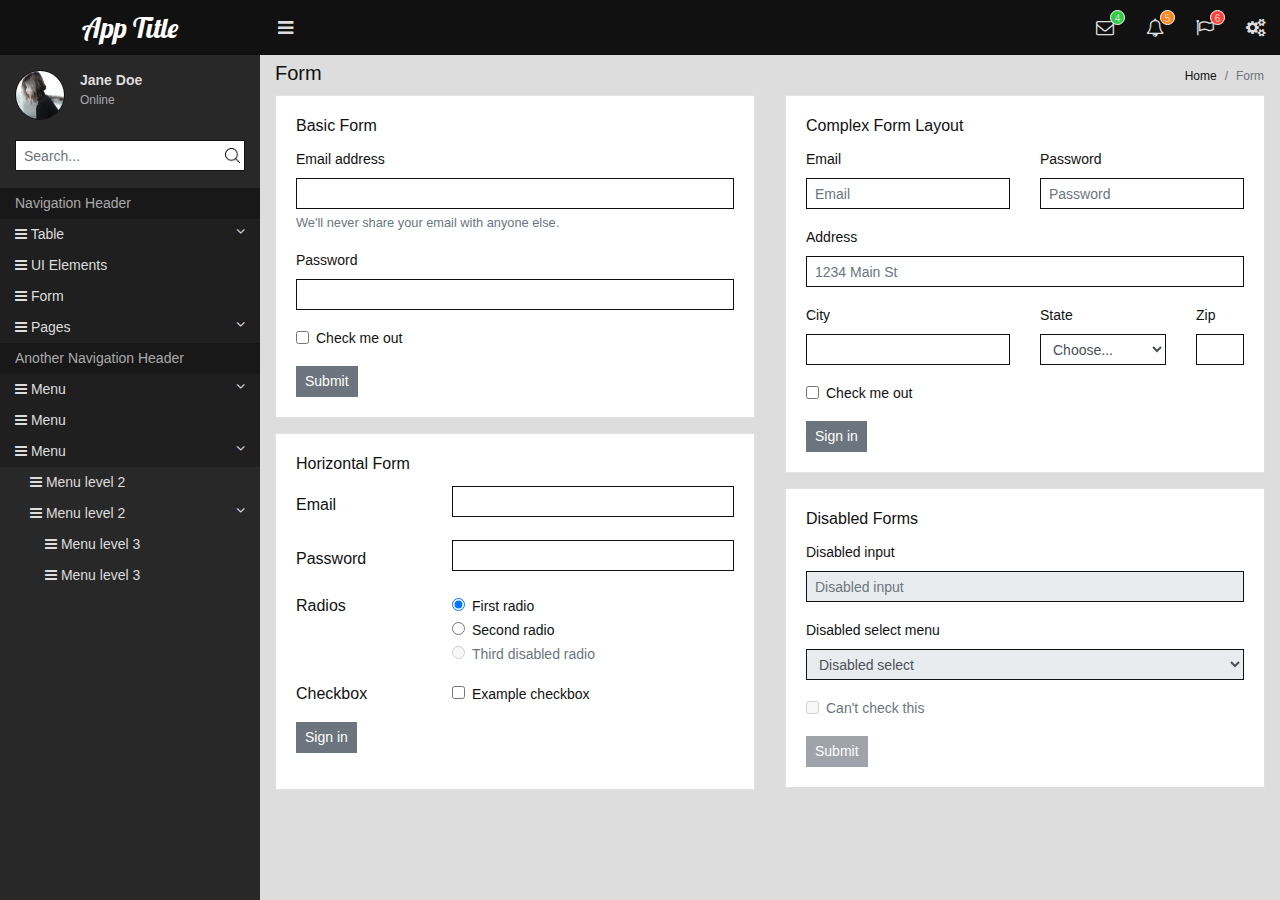
<file: form.html>
<!DOCTYPE html>
<html lang="en">

<head>
    <meta charset="UTF-8">
    <meta name="viewport" content="width=device-width, initial-scale=1.0">
    <meta http-equiv="X-UA-Compatible" content="ie=edge">
    <title>App Title</title>
    <!-- <link rel="stylesheet" href="./assets/lib/bootstrap/css/bootstrap.css"> -->
    <link rel="stylesheet" href="https://cdnjs.cloudflare.com/ajax/libs/font-awesome/4.7.0/css/font-awesome.min.css">
    <link rel="stylesheet" href="./assets/css/style.css">
</head>

<body>
    <div class="app-container">
        <aside>
            <div class="app-title">
                <h1><a href="javascript:;">App Title</a></h1>
            </div>
            <div class="user-panel">
                <div class="user-avatar">
                    <img src="./assets/img/ava.jpg" alt="user-image">
                </div>
                <div class="user-info">
                    <p class="user-name">Jane Doe</p>
                    <p class="user-status">Online</p>
                </div>
            </div>
            <div class="search-bar">
                <div class="form-group">
                    <input id="search-input" type="text" class="form-control form-control-sm" placeholder="Search...">
                </div>
            </div>
            <nav class="sidenav">
                <ul>
                    <li class="nav-header">Navigation Header</li>
                    <li class="treeview">
                        <a href="javascript:;">
                            <i class="fa fa-navicon"></i>
                            Table
                            <i class="fa fa-angle-down"></i>
                        </a>
                        <ul class="treeview-menu">
                            <li><a href="./basic-table.html"><i class="fa fa-navicon"></i> Basic Table</a></li>
                            <li><a href="./data-table.html"><i class="fa fa-navicon"></i> Data Table</a></li>
                        </ul class="treeview-menu">
                    </li>
                    <li><a href="./ui-elements.html"><i class="fa fa-navicon"></i> UI Elements</a></li>
                    <li><a href="./form.html"><i class="fa fa-navicon"></i> Form</a></li>
                    <li class="treeview">
                        <a href="javascript:;">
                            <i class="fa fa-navicon"></i>
                            Pages
                            <i class="fa fa-angle-down"></i>
                        </a>
                        <ul class="treeview-menu">
                            <li><a href="./login.html"><i class="fa fa-navicon"></i> Login</a></li>
                            <li><a href="./register.html"><i class="fa fa-navicon"></i> Register</a></li>
                        </ul>
                    </li>

                    <li class="nav-header">Another Navigation Header</li>
                    <li class="treeview">
                        <a href="javascript:;">
                            <i class="fa fa-navicon"></i>
                            Menu
                            <i class="fa fa-angle-down"></i>
                        </a>
                        <ul class="treeview-menu">
                            <li><a href="javascript:;"><i class="fa fa-navicon"></i> Menu level 2</a></li>
                            <li><a href="javascript:;"><i class="fa fa-navicon"></i> Menu level 2</a></li>
                        </ul>
                    </li>
                    <li><a href="javascript:;"><i class="fa fa-navicon"></i> Menu</a></li>
                    <li class="treeview">
                        <a href="javascript:;">
                            <i class="fa fa-navicon"></i>
                            Menu
                            <i class="fa fa-angle-down"></i>
                        </a>
                        <ul class="treeview-menu treeview-menu-show">
                            <li><a href="javascript:;"><i class="fa fa-navicon"></i> Menu level 2</a></li>
                            <li>
                                <a href="javascript:;">
                                    <i class="fa fa-navicon"></i>
                                    Menu level 2
                                    <i class="fa fa-angle-down"></i>
                                </a>
                                <ul class="treeview-menu treeview-menu-show">
                                    <li><a href="javascript:;"><i class="fa fa-navicon"></i> Menu level 3</a></li>
                                    <li><a href="javascript:;"><i class="fa fa-navicon"></i> Menu level 3</a></li>
                                </ul>
                            </li>
                        </ul>
                    </li>
                </ul>
            </nav>
        </aside>
        <main>
            <header>
                <a href="javascript:;" id="sidebar-toogle">
                    <i class="fa fa-navicon"></i>
                </a>
                <div class="headnav">
                    <div class="dropdown">
                        <a class="dropdown-toggle" href="javascript:;" id="message" data-toggle="dropdown"
                            aria-haspopup="true" aria-expanded="false">
                            <i class="fa fa-envelope-o"></i>
                            <span class="label label-success">4</span>
                        </a>
                        <div class="dropdown-menu" aria-labelledby="message">
                            <div class="header">You have <span>4</span> messages</div>
                            <div class="body">
                                <ul class="menu">
                                    <li>
                                        <a href="javascript:;">
                                            <div class="d-flex align-items-center">
                                                <img src="./assets/img/ava.jpg" alt="">

                                                <div class="common-wrapper">
                                                    <h6>UI/UX Team <small class="pull-right">5 min</small></h6>
                                                    <p>Why not buy a new awesome theme?</p>
                                                </div>
                                            </div>
                                        </a>
                                    </li>
                                    <li>
                                        <a href="javascript:;">
                                            <div class="d-flex align-items-center">
                                                <img src="./assets/img/ava.jpg" alt="">

                                                <div class="common-wrapper">
                                                    <h6>UI/UX Team <small class="pull-right">5 min</small></h6>
                                                    <p>Why not buy a new awesome theme?</p>
                                                </div>
                                            </div>
                                        </a>
                                    </li>
                                    <li>
                                        <a href="javascript:;">
                                            <div class="d-flex align-items-center">
                                                <img src="./assets/img/ava.jpg" alt="">

                                                <div class="common-wrapper">
                                                    <h6>UI/UX Team <small class="pull-right">5 min</small></h6>
                                                    <p>Why not buy a new awesome theme?</p>
                                                </div>
                                            </div>
                                        </a>
                                    </li>
                                    <li>
                                        <a href="javascript:;">
                                            <div class="d-flex align-items-center">
                                                <img src="./assets/img/ava.jpg" alt="">

                                                <div class="common-wrapper">
                                                    <h6>UI/UX Team <small class="pull-right">5 min</small></h6>
                                                    <p>Why not buy a new awesome theme?</p>
                                                </div>
                                            </div>
                                        </a>
                                    </li>
                                </ul>
                            </div>
                            <div class="footer">
                                <a href="javascript:;">View all</a>
                            </div>
                        </div>
                    </div>
                    <div class="dropdown">
                        <a class="dropdown-toggle" href="javascript:;" id="notification" data-toggle="dropdown"
                            aria-haspopup="true" aria-expanded="false">
                            <i class="fa fa-bell-o"></i>
                            <span class="label label-warning">5</span>
                        </a>
                        <div class="dropdown-menu" aria-labelledby="notification">
                            <div class="header">You have <span>5</span> notifications</div>
                            <div class="body">
                                <ul class="menu">
                                    <li>
                                        <a href="javascript:;">
                                            <i class="fa fa-users"></i>
                                            5 new members joined today
                                        </a>
                                    </li>
                                    <li>
                                        <a href="javascript:;">
                                            <i class="fa fa-users"></i>
                                            5 new members joined today
                                        </a>
                                    </li>
                                    <li>
                                        <a href="javascript:;">
                                            <i class="fa fa-users"></i>
                                            5 new members joined today
                                        </a>
                                    </li>
                                </ul>
                            </div>
                            <div class="footer">
                                <a href="javascript:;">View all</a>
                            </div>
                        </div>
                    </div>
                    <div class="dropdown">
                        <a class="dropdown-toggle" href="javascript:;" id="task" data-toggle="dropdown"
                            aria-haspopup="true" aria-expanded="false">
                            <i class="fa fa-flag-o"></i>
                            <span class="label label-danger">6</span>
                        </a>
                        <div class="dropdown-menu" aria-labelledby="task">
                            <div class="header">You have <span>6</span> Task</div>
                            <div class="body">
                                <ul class="menu">
                                    <li>
                                        <a href="javascript:;">
                                            <h6>Make calendar widget <small class="pull-right">25%</small></h6>
                                            <div class="progress">
                                                <div class="progress-bar bg-theme" role="progressbar" style="width: 25%"
                                                    aria-valuenow="25" aria-valuemin="0" aria-valuemax="100"></div>
                                            </div>
                                        </a>
                                    </li>
                                    <li>
                                        <a href="javascript:;">
                                            <h6>Make form validation <small class="pull-right">35%</small></h6>
                                            <div class="progress">
                                                <div class="progress-bar bg-theme" role="progressbar" style="width: 35%"
                                                    aria-valuenow="35" aria-valuemin="0" aria-valuemax="100"></div>
                                            </div>
                                        </a>
                                    </li>
                                    <li>
                                        <a href="javascript:;">
                                            <h6>Make dropdown widget <small class="pull-right">14%</small></h6>
                                            <div class="progress">
                                                <div class="progress-bar bg-theme" role="progressbar" style="width: 14%"
                                                    aria-valuenow="14" aria-valuemin="0" aria-valuemax="100"></div>
                                            </div>
                                        </a>
                                    </li>
                                    <li>
                                        <a href="javascript:;">
                                            <h6>Make contact form <small class="pull-right">70%</small></h6>
                                            <div class="progress">
                                                <div class="progress-bar bg-theme" role="progressbar" style="width: 70%"
                                                    aria-valuenow="70" aria-valuemin="0" aria-valuemax="100"></div>
                                            </div>
                                        </a>
                                    </li>
                                    <li>
                                        <a href="javascript:;">
                                            <h6>Make header <small class="pull-right">67%</small></h6>
                                            <div class="progress">
                                                <div class="progress-bar bg-theme" role="progressbar" style="width: 67%"
                                                    aria-valuenow="67" aria-valuemin="0" aria-valuemax="100"></div>
                                            </div>
                                        </a>
                                    </li>
                                    <li>
                                        <a href="javascript:;">
                                            <h6>Make grid widget <small class="pull-right">91%</small></h6>
                                            <div class="progress">
                                                <div class="progress-bar bg-theme" role="progressbar" style="width: 91%"
                                                    aria-valuenow="91" aria-valuemin="0" aria-valuemax="100"></div>
                                            </div>
                                        </a>
                                    </li>
                                </ul>
                            </div>
                            <div class="footer">
                                <a href="javascript:;">View all</a>
                            </div>
                        </div>
                    </div>
                    <div class="dropdown">
                        <a class="dropdown-toggle" href="javascript:;" id="setting" data-toggle="dropdown"
                            aria-haspopup="true" aria-expanded="false">
                            <i class="fa fa-gears"></i>
                        </a>
                        <div class="dropdown-menu" aria-labelledby="setting">
                            <div class="body">
                                <ul class="menu">
                                    <li><a href="javascript:;"><i class="fa fa-user-circle-o"></i> Profile</a></li>
                                    <li><a href="javascript:;"><i class="fa fa-gear"></i> Setting</a></li>
                                    <li><a href="javascript:;"><i class="fa fa-sign-out"></i> Logout</a></li>
                                </ul>
                            </div>
                        </div>
                    </div>
                </div>
            </header>
            <div class="main-container">
                <div class="main-header">
                    <div class="main-title">
                        <h2>Form</h2>
                    </div>
                    <nav aria-label="breadcrumb">
                        <ol class="breadcrumb">
                            <li class="breadcrumb-item"><a href="javascript:;">Home</a></li>
                            <li class="breadcrumb-item active" aria-current="page">Form</li>
                        </ol>
                    </nav>
                </div>
                <div class="main-body">
                    <div class="container-fluid">
                        <div class="row">
                            <div class="col-md-6">
                                <div class="card">
                                    <div class="card-body">
                                        <h6 class="card-title">Basic Form</h6>
                                        <form>
                                            <div class="form-group">
                                                <label for="exampleInputEmail1">Email address</label>
                                                <input type="email" class="form-control form-control-sm"
                                                    id="exampleInputEmail1" aria-describedby="emailHelp">
                                                <small id="emailHelp" class="form-text text-muted">We'll never share
                                                    your email with anyone else.</small>
                                            </div>
                                            <div class="form-group">
                                                <label for="exampleInputPassword1">Password</label>
                                                <input type="password" class="form-control form-control-sm"
                                                    id="exampleInputPassword1">
                                            </div>
                                            <div class="form-group form-check">
                                                <input type="checkbox" class="form-check-input" id="exampleCheck1">
                                                <label class="form-check-label" for="exampleCheck1">Check me out</label>
                                            </div>
                                            <button type="submit" class="btn btn-secondary btn-sm">Submit</button>
                                        </form>
                                    </div>
                                </div>
                                <div class="card">
                                    <div class="card-body">
                                        <h6 class="card-title">Horizontal Form</h6>
                                        <form>
                                            <div class="form-group row">
                                                <label for="inputEmail3" class="col-md-4 col-form-label">Email</label>
                                                <div class="col-md-8">
                                                    <input type="email" class="form-control form-control-sm"
                                                        id="inputEmail3">
                                                </div>
                                            </div>
                                            <div class="form-group row">
                                                <label for="inputPassword3"
                                                    class="col-md-4 col-form-label">Password</label>
                                                <div class="col-md-8">
                                                    <input type="password" class="form-control form-control-sm"
                                                        id="inputPassword3">
                                                </div>
                                            </div>
                                            <fieldset class="form-group">
                                                <div class="row">
                                                    <legend class="col-form-label col-md-4 pt-0">Radios</legend>
                                                    <div class="col-md-8">
                                                        <div class="form-check">
                                                            <input class="form-check-input" type="radio"
                                                                name="gridRadios" id="gridRadios1" value="option1"
                                                                checked>
                                                            <label class="form-check-label" for="gridRadios1">
                                                                First radio
                                                            </label>
                                                        </div>
                                                        <div class="form-check">
                                                            <input class="form-check-input" type="radio"
                                                                name="gridRadios" id="gridRadios2" value="option2">
                                                            <label class="form-check-label" for="gridRadios2">
                                                                Second radio
                                                            </label>
                                                        </div>
                                                        <div class="form-check disabled">
                                                            <input class="form-check-input" type="radio"
                                                                name="gridRadios" id="gridRadios3" value="option3"
                                                                disabled>
                                                            <label class="form-check-label" for="gridRadios3">
                                                                Third disabled radio
                                                            </label>
                                                        </div>
                                                    </div>
                                                </div>
                                            </fieldset>
                                            <div class="form-group row">
                                                <div class="col-md-4">Checkbox</div>
                                                <div class="col-md-8">
                                                    <div class="form-check">
                                                        <input class="form-check-input" type="checkbox" id="gridCheck1">
                                                        <label class="form-check-label" for="gridCheck1">
                                                            Example checkbox
                                                        </label>
                                                    </div>
                                                </div>
                                            </div>
                                            <div class="form-group row">
                                                <div class="col-md-8">
                                                    <button type="submit" class="btn btn-secondary btn-sm">Sign
                                                        in</button>
                                                </div>
                                            </div>
                                        </form>
                                    </div>
                                </div>
                            </div>
                            <div class="col-md-6">
                                <div class="card">
                                    <div class="card-body">
                                        <h6 class="card-title">Complex Form Layout</h6>
                                        <form>
                                            <div class="row">
                                                <div class="form-group col-md-6">
                                                    <label for="">Email</label>
                                                    <input type="email" class="form-control form-control-sm"
                                                        placeholder="Email" id="">
                                                </div>
                                                <div class="form-group col-md-6">
                                                    <label for="">Password</label>
                                                    <input type="password" class="form-control form-control-sm"
                                                        placeholder="Password" id="">
                                                </div>
                                            </div>
                                            <div class="form-group">
                                                <label for="">Address</label>
                                                <input type="text" class="form-control form-control-sm"
                                                    placeholder="1234 Main St" id="">
                                            </div>
                                            <div class="row">
                                                <div class="form-group col-md-6">
                                                    <label for="">City</label>
                                                    <input type="text" class="form-control form-control-sm" id="">
                                                </div>
                                                <div class="form-group col-md-4">
                                                    <label for="">State</label>
                                                    <select id="" class="form-control form-control-sm">
                                                        <option selected>Choose...</option>
                                                        <option>...</option>
                                                    </select>
                                                </div>
                                                <div class="form-group col-md-2">
                                                    <label for="">Zip</label>
                                                    <input type="text" class="form-control form-control-sm" id="">
                                                </div>
                                            </div>
                                            <div class="form-group">
                                                <div class="form-check">
                                                    <input class="form-check-input" type="checkbox" id="gridCheck">
                                                    <label class="form-check-label" for="gridCheck">
                                                        Check me out
                                                    </label>
                                                </div>
                                            </div>
                                            <button type="submit" class="btn btn-secondary btn-sm">Sign in</button>
                                        </form>
                                    </div>
                                </div>
                                <div class="card">
                                    <div class="card-body">
                                        <h6 class="card-title">Disabled Forms</h6>
                                        <form>
                                            <fieldset disabled>
                                                <div class="form-group">
                                                    <label for="disabledTextInput">Disabled input</label>
                                                    <input type="text" id="disabledTextInput"
                                                        class="form-control form-control-sm"
                                                        placeholder="Disabled input">
                                                </div>
                                                <div class="form-group">
                                                    <label for="disabledSelect">Disabled select menu</label>
                                                    <select id="disabledSelect" class="form-control form-control-sm">
                                                        <option>Disabled select</option>
                                                    </select>
                                                </div>
                                                <div class="form-group">
                                                    <div class="form-check">
                                                        <input class="form-check-input" type="checkbox"
                                                            id="disabledFieldsetCheck" disabled>
                                                        <label class="form-check-label" for="disabledFieldsetCheck">
                                                            Can't check this
                                                        </label>
                                                    </div>
                                                </div>
                                                <button type="submit" class="btn btn-secondary btn-sm">Submit</button>
                                            </fieldset>
                                        </form>
                                    </div>
                                </div>
                            </div>
                        </div>
                    </div>
                </div>
            </div>
            <footer></footer>
        </main>
    </div>

    <script src="./assets/lib/jquery/jquery.js"></script>
    <script src="./assets/lib/popper/popper.min.js"></script>
    <script src="./assets/lib/bootstrap/js/bootstrap.js"></script>
    <script src="./assets/js/script.js" defer></script>
</body>

</html>
</file>
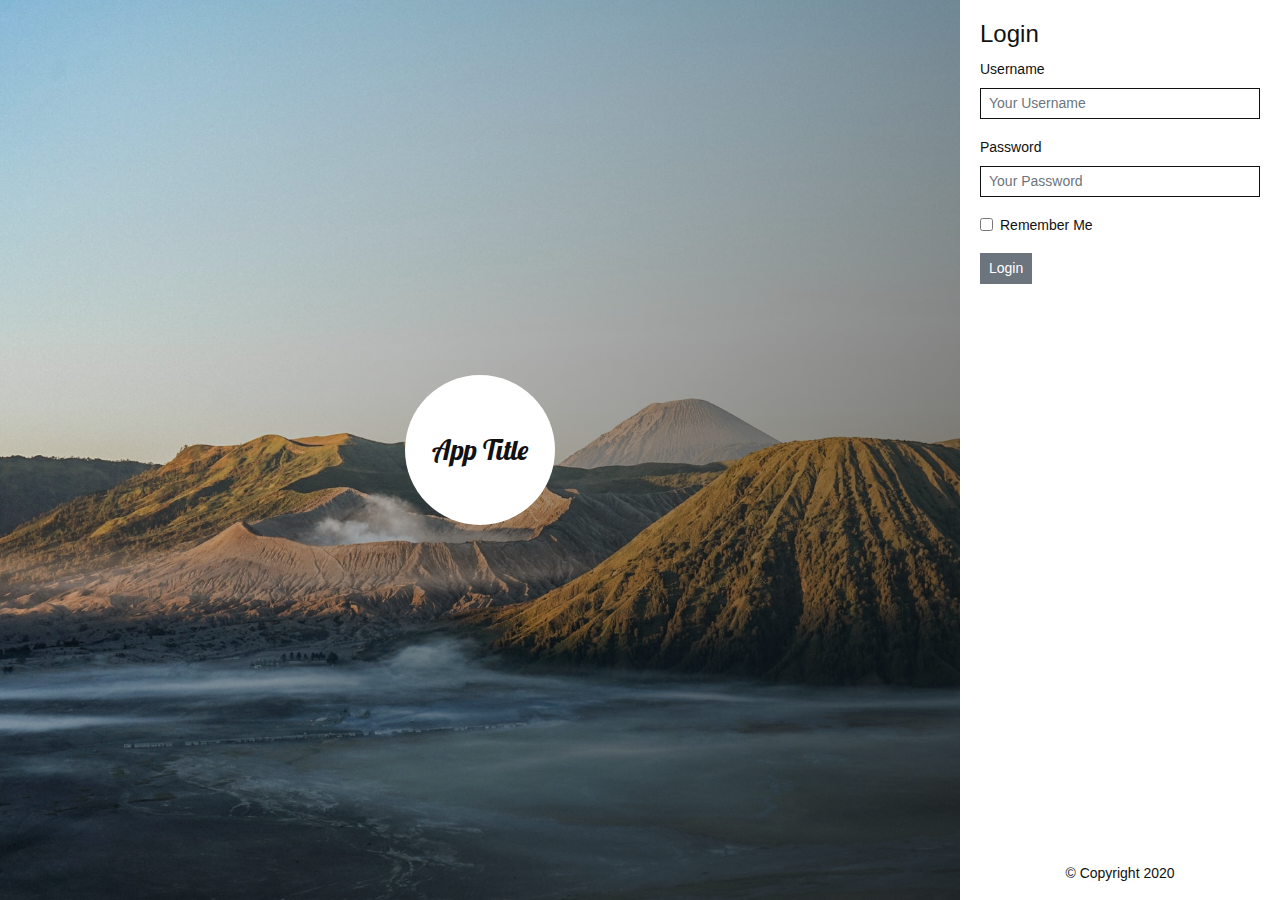
<file: login.html>
<!DOCTYPE html>
<html lang="en">

<head>
    <meta charset="UTF-8">
    <meta name="viewport" content="width=device-width, initial-scale=1.0">
    <meta http-equiv="X-UA-Compatible" content="ie=edge">
    <title>App Title</title>
    <!-- <link rel="stylesheet" href="./assets/lib/bootstrap/css/bootstrap.css"> -->
    <link rel="stylesheet" href="https://cdnjs.cloudflare.com/ajax/libs/font-awesome/4.7.0/css/font-awesome.min.css">
    <link rel="stylesheet" href="./assets/css/style.css">
</head>

<body>
    <div class="auth-container">
        <div class="auth-bg">
            <div class="app-title">
                <h1><a href="javascript:;">App Title</a></h1>
            </div>
        </div>
        <div class="auth-form">
            <h4 class="auth-form-title">Login</h4>
            <form>
                <div class="form-group">
                    <label for="">Username</label>
                    <input type="text" class="form-control form-control-sm" id="" aria-describedby=""
                        placeholder="Your Username">
                </div>
                <div class="form-group">
                    <label for="">Password</label>
                    <input type="password" class="form-control form-control-sm" id="" placeholder="Your Password">
                </div>
                <div class="form-group form-check">
                    <input type="checkbox" class="form-check-input" id="exampleCheck1">
                    <label class="form-check-label" for="exampleCheck1">Remember Me</label>
                </div>
                <button type="submit" class="btn btn-secondary btn-sm">Login</button>
            </form>

            <footer>
                <p>&copy; Copyright 2020</p>
            </footer>
        </div>
    </div>

    <script src="./assets/lib/jquery/jquery.js"></script>
    <script src="./assets/lib/popper/popper.min.js"></script>
    <script src="./assets/lib/bootstrap/js/bootstrap.js"></script>
    <script src="./assets/js/script.js" defer></script>
</body>

</html>
</file>
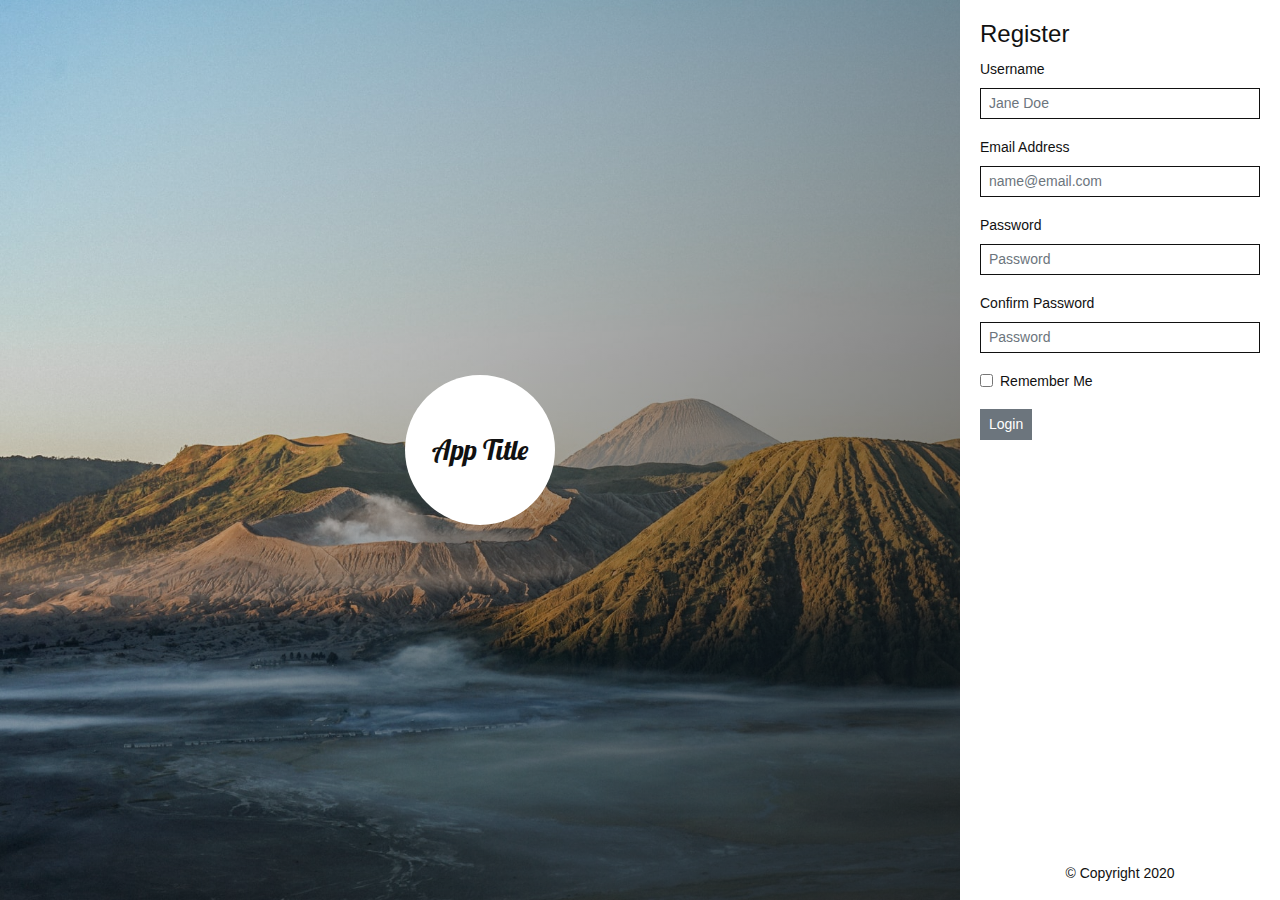
<file: register.html>
<!DOCTYPE html>
<html lang="en">

<head>
    <meta charset="UTF-8">
    <meta name="viewport" content="width=device-width, initial-scale=1.0">
    <meta http-equiv="X-UA-Compatible" content="ie=edge">
    <title>App Title</title>
    <!-- <link rel="stylesheet" href="./assets/lib/bootstrap/css/bootstrap.css"> -->
    <link rel="stylesheet" href="https://cdnjs.cloudflare.com/ajax/libs/font-awesome/4.7.0/css/font-awesome.min.css">
    <link rel="stylesheet" href="./assets/css/style.css">
</head>

<body>
    <div class="auth-container">
        <div class="auth-bg">
            <div class="app-title">
                <h1><a href="javascript:;">App Title</a></h1>
            </div>
        </div>
        <div class="auth-form">
            <h4 class="auth-form-title">Register</h4>
            <form>
                <div class="form-group">
                    <label for="">Username</label>
                    <input type="text" class="form-control form-control-sm" id="" aria-describedby=""
                        placeholder="Jane Doe">
                </div>
                <div class="form-group">
                    <label for="">Email Address</label>
                    <input type="email" class="form-control form-control-sm" id="" aria-describedby=""
                        placeholder="name@email.com">
                </div>
                <div class="form-group">
                    <label for="">Password</label>
                    <input type="password" class="form-control form-control-sm" id="" placeholder="Password">
                </div>
                <div class="form-group">
                    <label for="">Confirm Password</label>
                    <input type="password" class="form-control form-control-sm" id="" placeholder="Password">
                </div>
                <div class="form-group form-check">
                    <input type="checkbox" class="form-check-input" id="exampleCheck1">
                    <label class="form-check-label" for="exampleCheck1">Remember Me</label>
                </div>
                <button type="submit" class="btn btn-secondary btn-sm">Login</button>
            </form>

            <footer>
                <p>&copy; Copyright 2020</p>
            </footer>
        </div>
    </div>

    <script src="./assets/lib/jquery/jquery.js"></script>
    <script src="./assets/lib/popper/popper.min.js"></script>
    <script src="./assets/lib/bootstrap/js/bootstrap.js"></script>
    <script src="./assets/js/script.js" defer></script>
</body>

</html>
</file>
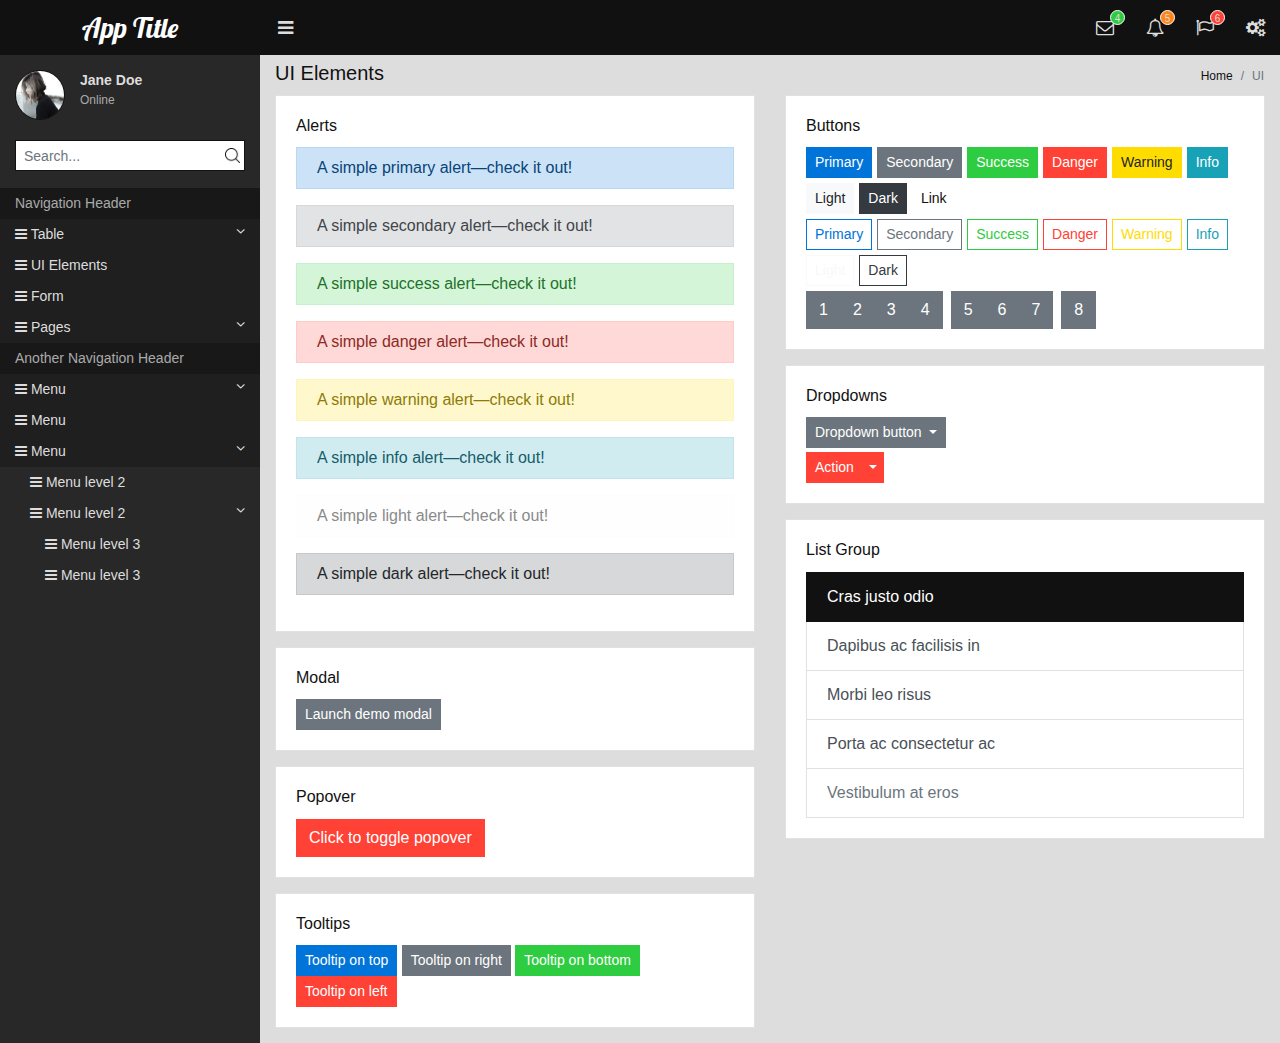
<file: ui-elements.html>
<!DOCTYPE html>
<html lang="en">

<head>
    <meta charset="UTF-8">
    <meta name="viewport" content="width=device-width, initial-scale=1.0">
    <meta http-equiv="X-UA-Compatible" content="ie=edge">
    <title>App Title</title>
    <!-- <link rel="stylesheet" href="./assets/lib/bootstrap/css/bootstrap.css"> -->
    <link rel="stylesheet" href="https://cdnjs.cloudflare.com/ajax/libs/font-awesome/4.7.0/css/font-awesome.min.css">
    <link rel="stylesheet" href="./assets/css/style.css">
</head>

<body>
    <div class="app-container">
        <aside>
            <div class="app-title">
                <h1><a href="javascript:;">App Title</a></h1>
            </div>
            <div class="user-panel">
                <div class="user-avatar">
                    <img src="./assets/img/ava.jpg" alt="user-image">
                </div>
                <div class="user-info">
                    <p class="user-name">Jane Doe</p>
                    <p class="user-status">Online</p>
                </div>
            </div>
            <div class="search-bar">
                <div class="form-group">
                    <input id="search-input" type="text" class="form-control form-control-sm" placeholder="Search...">
                </div>
            </div>
            <nav class="sidenav">
                <ul>
                    <li class="nav-header">Navigation Header</li>
                    <li class="treeview">
                        <a href="javascript:;">
                            <i class="fa fa-navicon"></i>
                            Table
                            <i class="fa fa-angle-down"></i>
                        </a>
                        <ul class="treeview-menu">
                            <li><a href="./basic-table.html"><i class="fa fa-navicon"></i> Basic Table</a></li>
                            <li><a href="./data-table.html"><i class="fa fa-navicon"></i> Data Table</a></li>
                        </ul class="treeview-menu">
                    </li>
                    <li><a href="./ui-elements.html"><i class="fa fa-navicon"></i> UI Elements</a></li>
                    <li><a href="./form.html"><i class="fa fa-navicon"></i> Form</a></li>
                    <li class="treeview">
                        <a href="javascript:;">
                            <i class="fa fa-navicon"></i>
                            Pages
                            <i class="fa fa-angle-down"></i>
                        </a>
                        <ul class="treeview-menu">
                            <li><a href="./login.html"><i class="fa fa-navicon"></i> Login</a></li>
                            <li><a href="./register.html"><i class="fa fa-navicon"></i> Register</a></li>
                        </ul>
                    </li>

                    <li class="nav-header">Another Navigation Header</li>
                    <li class="treeview">
                        <a href="javascript:;">
                            <i class="fa fa-navicon"></i>
                            Menu
                            <i class="fa fa-angle-down"></i>
                        </a>
                        <ul class="treeview-menu">
                            <li><a href="javascript:;"><i class="fa fa-navicon"></i> Menu level 2</a></li>
                            <li><a href="javascript:;"><i class="fa fa-navicon"></i> Menu level 2</a></li>
                        </ul>
                    </li>
                    <li><a href="javascript:;"><i class="fa fa-navicon"></i> Menu</a></li>
                    <li class="treeview">
                        <a href="javascript:;">
                            <i class="fa fa-navicon"></i>
                            Menu
                            <i class="fa fa-angle-down"></i>
                        </a>
                        <ul class="treeview-menu treeview-menu-show">
                            <li><a href="javascript:;"><i class="fa fa-navicon"></i> Menu level 2</a></li>
                            <li>
                                <a href="javascript:;">
                                    <i class="fa fa-navicon"></i>
                                    Menu level 2
                                    <i class="fa fa-angle-down"></i>
                                </a>
                                <ul class="treeview-menu treeview-menu-show">
                                    <li><a href="javascript:;"><i class="fa fa-navicon"></i> Menu level 3</a></li>
                                    <li><a href="javascript:;"><i class="fa fa-navicon"></i> Menu level 3</a></li>
                                </ul>
                            </li>
                        </ul>
                    </li>
                </ul>
            </nav>
        </aside>
        <main>
            <header>
                <a href="javascript:;" id="sidebar-toogle">
                    <i class="fa fa-navicon"></i>
                </a>
                <div class="headnav">
                    <div class="dropdown">
                        <a class="dropdown-toggle" href="javascript:;" id="message" data-toggle="dropdown"
                            aria-haspopup="true" aria-expanded="false">
                            <i class="fa fa-envelope-o"></i>
                            <span class="label label-success">4</span>
                        </a>
                        <div class="dropdown-menu" aria-labelledby="message">
                            <div class="header">You have <span>4</span> messages</div>
                            <div class="body">
                                <ul class="menu">
                                    <li>
                                        <a href="javascript:;">
                                            <div class="d-flex align-items-center">
                                                <img src="./assets/img/ava.jpg" alt="">

                                                <div class="common-wrapper">
                                                    <h6>UI/UX Team <small class="pull-right">5 min</small></h6>
                                                    <p>Why not buy a new awesome theme?</p>
                                                </div>
                                            </div>
                                        </a>
                                    </li>
                                    <li>
                                        <a href="javascript:;">
                                            <div class="d-flex align-items-center">
                                                <img src="./assets/img/ava.jpg" alt="">

                                                <div class="common-wrapper">
                                                    <h6>UI/UX Team <small class="pull-right">5 min</small></h6>
                                                    <p>Why not buy a new awesome theme?</p>
                                                </div>
                                            </div>
                                        </a>
                                    </li>
                                    <li>
                                        <a href="javascript:;">
                                            <div class="d-flex align-items-center">
                                                <img src="./assets/img/ava.jpg" alt="">

                                                <div class="common-wrapper">
                                                    <h6>UI/UX Team <small class="pull-right">5 min</small></h6>
                                                    <p>Why not buy a new awesome theme?</p>
                                                </div>
                                            </div>
                                        </a>
                                    </li>
                                    <li>
                                        <a href="javascript:;">
                                            <div class="d-flex align-items-center">
                                                <img src="./assets/img/ava.jpg" alt="">

                                                <div class="common-wrapper">
                                                    <h6>UI/UX Team <small class="pull-right">5 min</small></h6>
                                                    <p>Why not buy a new awesome theme?</p>
                                                </div>
                                            </div>
                                        </a>
                                    </li>
                                </ul>
                            </div>
                            <div class="footer">
                                <a href="javascript:;">View all</a>
                            </div>
                        </div>
                    </div>
                    <div class="dropdown">
                        <a class="dropdown-toggle" href="javascript:;" id="notification" data-toggle="dropdown"
                            aria-haspopup="true" aria-expanded="false">
                            <i class="fa fa-bell-o"></i>
                            <span class="label label-warning">5</span>
                        </a>
                        <div class="dropdown-menu" aria-labelledby="notification">
                            <div class="header">You have <span>5</span> notifications</div>
                            <div class="body">
                                <ul class="menu">
                                    <li>
                                        <a href="javascript:;">
                                            <i class="fa fa-users"></i>
                                            5 new members joined today
                                        </a>
                                    </li>
                                    <li>
                                        <a href="javascript:;">
                                            <i class="fa fa-users"></i>
                                            5 new members joined today
                                        </a>
                                    </li>
                                    <li>
                                        <a href="javascript:;">
                                            <i class="fa fa-users"></i>
                                            5 new members joined today
                                        </a>
                                    </li>
                                </ul>
                            </div>
                            <div class="footer">
                                <a href="javascript:;">View all</a>
                            </div>
                        </div>
                    </div>
                    <div class="dropdown">
                        <a class="dropdown-toggle" href="javascript:;" id="task" data-toggle="dropdown"
                            aria-haspopup="true" aria-expanded="false">
                            <i class="fa fa-flag-o"></i>
                            <span class="label label-danger">6</span>
                        </a>
                        <div class="dropdown-menu" aria-labelledby="task">
                            <div class="header">You have <span>6</span> Task</div>
                            <div class="body">
                                <ul class="menu">
                                    <li>
                                        <a href="javascript:;">
                                            <h6>Make calendar widget <small class="pull-right">25%</small></h6>
                                            <div class="progress">
                                                <div class="progress-bar bg-theme" role="progressbar" style="width: 25%"
                                                    aria-valuenow="25" aria-valuemin="0" aria-valuemax="100"></div>
                                            </div>
                                        </a>
                                    </li>
                                    <li>
                                        <a href="javascript:;">
                                            <h6>Make form validation <small class="pull-right">35%</small></h6>
                                            <div class="progress">
                                                <div class="progress-bar bg-theme" role="progressbar" style="width: 35%"
                                                    aria-valuenow="35" aria-valuemin="0" aria-valuemax="100"></div>
                                            </div>
                                        </a>
                                    </li>
                                    <li>
                                        <a href="javascript:;">
                                            <h6>Make dropdown widget <small class="pull-right">14%</small></h6>
                                            <div class="progress">
                                                <div class="progress-bar bg-theme" role="progressbar" style="width: 14%"
                                                    aria-valuenow="14" aria-valuemin="0" aria-valuemax="100"></div>
                                            </div>
                                        </a>
                                    </li>
                                    <li>
                                        <a href="javascript:;">
                                            <h6>Make contact form <small class="pull-right">70%</small></h6>
                                            <div class="progress">
                                                <div class="progress-bar bg-theme" role="progressbar" style="width: 70%"
                                                    aria-valuenow="70" aria-valuemin="0" aria-valuemax="100"></div>
                                            </div>
                                        </a>
                                    </li>
                                    <li>
                                        <a href="javascript:;">
                                            <h6>Make header <small class="pull-right">67%</small></h6>
                                            <div class="progress">
                                                <div class="progress-bar bg-theme" role="progressbar" style="width: 67%"
                                                    aria-valuenow="67" aria-valuemin="0" aria-valuemax="100"></div>
                                            </div>
                                        </a>
                                    </li>
                                    <li>
                                        <a href="javascript:;">
                                            <h6>Make grid widget <small class="pull-right">91%</small></h6>
                                            <div class="progress">
                                                <div class="progress-bar bg-theme" role="progressbar" style="width: 91%"
                                                    aria-valuenow="91" aria-valuemin="0" aria-valuemax="100"></div>
                                            </div>
                                        </a>
                                    </li>
                                </ul>
                            </div>
                            <div class="footer">
                                <a href="javascript:;">View all</a>
                            </div>
                        </div>
                    </div>
                    <div class="dropdown">
                        <a class="dropdown-toggle" href="javascript:;" id="setting" data-toggle="dropdown"
                            aria-haspopup="true" aria-expanded="false">
                            <i class="fa fa-gears"></i>
                        </a>
                        <div class="dropdown-menu" aria-labelledby="setting">
                            <div class="body">
                                <ul class="menu">
                                    <li><a href="javascript:;"><i class="fa fa-user-circle-o"></i> Profile</a></li>
                                    <li><a href="javascript:;"><i class="fa fa-gear"></i> Setting</a></li>
                                    <li><a href="javascript:;"><i class="fa fa-sign-out"></i> Logout</a></li>
                                </ul>
                            </div>
                        </div>
                    </div>
                </div>
            </header>
            <div class="main-container">
                <div class="main-header">
                    <div class="main-title">
                        <h2>UI Elements</h2>
                    </div>
                    <nav aria-label="breadcrumb">
                        <ol class="breadcrumb">
                            <li class="breadcrumb-item"><a href="javascript:;">Home</a></li>
                            <li class="breadcrumb-item active" aria-current="page">UI </li>
                        </ol>
                    </nav>
                </div>
                <div class="main-body">
                    <div class="container-fluid">
                        <div class="row">
                            <div class="col-md-6">
                                <div class="card">
                                    <div class="card-body">
                                        <h6 class="card-title">Alerts</h6>
                                        <div class="alert-wrapper">
                                            <div class="alert alert-primary" role="alert">
                                                A simple primary alert—check it out!
                                            </div>
                                            <div class="alert alert-secondary" role="alert">
                                                A simple secondary alert—check it out!
                                            </div>
                                            <div class="alert alert-success" role="alert">
                                                A simple success alert—check it out!
                                            </div>
                                            <div class="alert alert-danger" role="alert">
                                                A simple danger alert—check it out!
                                            </div>
                                            <div class="alert alert-warning" role="alert">
                                                A simple warning alert—check it out!
                                            </div>
                                            <div class="alert alert-info" role="alert">
                                                A simple info alert—check it out!
                                            </div>
                                            <div class="alert alert-light" role="alert">
                                                A simple light alert—check it out!
                                            </div>
                                            <div class="alert alert-dark" role="alert">
                                                A simple dark alert—check it out!
                                            </div>
                                        </div>
                                    </div>
                                </div>
                                <div class="card">
                                    <div class="card-body">
                                        <h6 class="card-title">Modal</h6>
                                        <!-- Button trigger modal -->
                                        <button type="button" class="btn btn-secondary btn-sm" data-toggle="modal"
                                            data-target="#exampleModal">
                                            Launch demo modal
                                        </button>

                                        <!-- Modal -->
                                        <div class="modal fade" id="exampleModal" tabindex="-1" role="dialog"
                                            aria-labelledby="exampleModalLabel" aria-hidden="true">
                                            <div class="modal-dialog" role="document">
                                                <div class="modal-content">
                                                    <div class="modal-header">
                                                        <h5 class="modal-title" id="exampleModalLabel">Modal title</h5>
                                                        <button type="button" class="close" data-dismiss="modal"
                                                            aria-label="Close">
                                                            <span aria-hidden="true">&times;</span>
                                                        </button>
                                                    </div>
                                                    <div class="modal-body">
                                                        ...
                                                    </div>
                                                    <div class="modal-footer">
                                                        <button type="button" class="btn btn-secondary btn-sm"
                                                            data-dismiss="modal">Close</button>
                                                        <button type="button" class="btn btn-primary btn-sm">Save
                                                            changes</button>
                                                    </div>
                                                </div>
                                            </div>
                                        </div>
                                    </div>
                                </div>
                                <div class="card">
                                    <div class="card-body">
                                        <h6 class="card-title">Popover</h6>
                                        <button type="button" class="btn btn-danger" data-toggle="popover"
                                            title="Popover title"
                                            data-content="And here's some amazing content. It's very engaging. Right?">Click
                                            to toggle popover</button>
                                    </div>
                                </div>
                                <div class="card">
                                    <div class="card-body">
                                        <h6 class="card-title">Tooltips</h6>
                                        <div class="tooltip-wrapper">
                                            <button type="button" class="btn btn-primary btn-sm" data-toggle="tooltip"
                                                data-placement="top" title=""
                                                data-original-title="Tooltip on top">Tooltip on top</button>
                                            <button type="button" class="btn btn-secondary btn-sm" data-toggle="tooltip"
                                                data-placement="right" title=""
                                                data-original-title="Tooltip on right">Tooltip on right</button>
                                            <button type="button" class="btn btn-success btn-sm" data-toggle="tooltip"
                                                data-placement="bottom" title=""
                                                data-original-title="Tooltip on bottom">Tooltip on bottom</button>
                                            <button type="button" class="btn btn-danger btn-sm" data-toggle="tooltip"
                                                data-placement="left" title=""
                                                data-original-title="Tooltip on left">Tooltip on left</button>
                                        </div>
                                    </div>
                                </div>
                            </div>
                            <div class="col-md-6">
                                <div class="card">
                                    <div class="card-body">
                                        <h6 class="card-title">Buttons</h6>
                                        <div class="button-wrapper">
                                            <button type="button" class="btn btn-primary btn-sm">Primary</button>
                                            <button type="button" class="btn btn-secondary btn-sm">Secondary</button>
                                            <button type="button" class="btn btn-success btn-sm">Success</button>
                                            <button type="button" class="btn btn-danger btn-sm">Danger</button>
                                            <button type="button" class="btn btn-warning btn-sm">Warning</button>
                                            <button type="button" class="btn btn-info btn-sm">Info</button>
                                            <button type="button" class="btn btn-light btn-sm">Light</button>
                                            <button type="button" class="btn btn-dark btn-sm">Dark</button>
                                            <button type="button" class="btn btn-link btn-sm">Link</button>
                                        </div>
                                        <div class="button-wrapper">
                                            <button type="button"
                                                class="btn btn-outline-primary btn-sm">Primary</button>
                                            <button type="button"
                                                class="btn btn-outline-secondary btn-sm">Secondary</button>
                                            <button type="button"
                                                class="btn btn-outline-success btn-sm">Success</button>
                                            <button type="button" class="btn btn-outline-danger btn-sm">Danger</button>
                                            <button type="button"
                                                class="btn btn-outline-warning btn-sm">Warning</button>
                                            <button type="button" class="btn btn-outline-info btn-sm">Info</button>
                                            <button type="button" class="btn btn-outline-light btn-sm">Light</button>
                                            <button type="button" class="btn btn-outline-dark btn-sm">Dark</button>
                                        </div>
                                        <div class="btn-toolbar" role="toolbar" aria-label="Toolbar with button groups">
                                            <div class="btn-group mr-2" role="group" aria-label="First group">
                                                <button type="button" class="btn btn-secondary">1</button>
                                                <button type="button" class="btn btn-secondary">2</button>
                                                <button type="button" class="btn btn-secondary">3</button>
                                                <button type="button" class="btn btn-secondary">4</button>
                                            </div>
                                            <div class="btn-group mr-2" role="group" aria-label="Second group">
                                                <button type="button" class="btn btn-secondary">5</button>
                                                <button type="button" class="btn btn-secondary">6</button>
                                                <button type="button" class="btn btn-secondary">7</button>
                                            </div>
                                            <div class="btn-group" role="group" aria-label="Third group">
                                                <button type="button" class="btn btn-secondary">8</button>
                                            </div>
                                        </div>
                                    </div>
                                </div>
                                <div class="card">
                                    <div class="card-body">
                                        <h6 class="card-title">Dropdowns</h6>
                                        <div class="dropdown">
                                            <button class="btn btn-secondary btn-sm dropdown-toggle" type="button"
                                                id="dropdownMenuButton" data-toggle="dropdown" aria-haspopup="true"
                                                aria-expanded="false">
                                                Dropdown button
                                            </button>
                                            <div class="dropdown-menu" aria-labelledby="dropdownMenuButton">
                                                <a class="dropdown-item" href="#">Action</a>
                                                <a class="dropdown-item" href="#">Another action</a>
                                                <a class="dropdown-item" href="#">Something else here</a>
                                            </div>
                                        </div>
                                        <div class="btn-group mt-1">
                                            <button type="button" class="btn btn-danger btn-sm">Action</button>
                                            <button type="button"
                                                class="btn btn-danger btn-sm dropdown-toggle dropdown-toggle-split"
                                                data-toggle="dropdown" aria-haspopup="true" aria-expanded="false">
                                                <span class="sr-only">Toggle Dropdown</span>
                                            </button>
                                            <div class="dropdown-menu">
                                                <a class="dropdown-item" href="#">Action</a>
                                                <a class="dropdown-item" href="#">Another action</a>
                                                <a class="dropdown-item" href="#">Something else here</a>
                                                <div class="dropdown-divider"></div>
                                                <a class="dropdown-item" href="#">Separated link</a>
                                            </div>
                                        </div>
                                    </div>
                                </div>
                                <div class="card">
                                    <div class="card-body">
                                        <h6 class="card-title">List Group</h6>
                                        <div class="list-group">
                                            <button type="button" class="list-group-item list-group-item-action active">
                                                Cras justo odio
                                            </button>
                                            <button type="button" class="list-group-item list-group-item-action">Dapibus
                                                ac facilisis in</button>
                                            <button type="button" class="list-group-item list-group-item-action">Morbi
                                                leo risus</button>
                                            <button type="button" class="list-group-item list-group-item-action">Porta
                                                ac consectetur ac</button>
                                            <button type="button" class="list-group-item list-group-item-action"
                                                disabled>Vestibulum at eros</button>
                                        </div>
                                    </div>
                                </div>
                            </div>
                        </div>
                    </div>
                </div>
            </div>
            <footer></footer>
        </main>
    </div>

    <script src="./assets/lib/jquery/jquery.js"></script>
    <script src="./assets/lib/popper/popper.min.js"></script>
    <script src="./assets/lib/bootstrap/js/bootstrap.js"></script>
    <script src="./assets/js/script.js" defer></script>

    <script>
        $(function () {
            $('[data-toggle="popover"]').popover()
            $('[data-toggle="tooltip"]').tooltip()
        })
    </script>
</body>

</html>
</file>
<file: assets/lib/datatable/datatables.css>
/*
 * This combined file was created by the DataTables downloader builder:
 *   https://datatables.net/download
 *
 * To rebuild or modify this file with the latest versions of the included
 * software please visit:
 *   https://datatables.net/download/#bs4/dt-1.10.20
 *
 * Included libraries:
 *   DataTables 1.10.20
 */

table.dataTable {
  clear: both;
  margin-top: 6px !important;
  margin-bottom: 6px !important;
  max-width: none !important;
  border-collapse: separate !important;
  border-spacing: 0;
}
table.dataTable td,
table.dataTable th {
  -webkit-box-sizing: content-box;
  box-sizing: content-box;
}
table.dataTable td.dataTables_empty,
table.dataTable th.dataTables_empty {
  text-align: center;
}
table.dataTable.nowrap th,
table.dataTable.nowrap td {
  white-space: nowrap;
}

div.dataTables_wrapper div.dataTables_length label {
  font-weight: normal;
  text-align: left;
  white-space: nowrap;
}
div.dataTables_wrapper div.dataTables_length select {
  width: auto;
  display: inline-block;
}
div.dataTables_wrapper div.dataTables_filter {
  text-align: right;
}
div.dataTables_wrapper div.dataTables_filter label {
  font-weight: normal;
  white-space: nowrap;
  text-align: left;
}
div.dataTables_wrapper div.dataTables_filter input {
  margin-left: 0.5em;
  display: inline-block;
  width: auto;
}
div.dataTables_wrapper div.dataTables_info {
  padding-top: 0.85em;
  white-space: nowrap;
}
div.dataTables_wrapper div.dataTables_paginate {
  margin: 0;
  white-space: nowrap;
  text-align: right;
}
div.dataTables_wrapper div.dataTables_paginate ul.pagination {
  margin: 2px 0;
  white-space: nowrap;
  justify-content: flex-end;
}
div.dataTables_wrapper div.dataTables_processing {
  position: absolute;
  top: 50%;
  left: 50%;
  width: 200px;
  margin-left: -100px;
  margin-top: -26px;
  text-align: center;
  padding: 1em 0;
}

table.dataTable thead > tr > th.sorting_asc, table.dataTable thead > tr > th.sorting_desc, table.dataTable thead > tr > th.sorting,
table.dataTable thead > tr > td.sorting_asc,
table.dataTable thead > tr > td.sorting_desc,
table.dataTable thead > tr > td.sorting {
  padding-right: 30px;
}
table.dataTable thead > tr > th:active,
table.dataTable thead > tr > td:active {
  outline: none;
}
table.dataTable thead .sorting,
table.dataTable thead .sorting_asc,
table.dataTable thead .sorting_desc,
table.dataTable thead .sorting_asc_disabled,
table.dataTable thead .sorting_desc_disabled {
  cursor: pointer;
  position: relative;
}
table.dataTable thead .sorting:before, table.dataTable thead .sorting:after,
table.dataTable thead .sorting_asc:before,
table.dataTable thead .sorting_asc:after,
table.dataTable thead .sorting_desc:before,
table.dataTable thead .sorting_desc:after,
table.dataTable thead .sorting_asc_disabled:before,
table.dataTable thead .sorting_asc_disabled:after,
table.dataTable thead .sorting_desc_disabled:before,
table.dataTable thead .sorting_desc_disabled:after {
  position: absolute;
  bottom: 0.9em;
  display: block;
  opacity: 0.3;
}
table.dataTable thead .sorting:before,
table.dataTable thead .sorting_asc:before,
table.dataTable thead .sorting_desc:before,
table.dataTable thead .sorting_asc_disabled:before,
table.dataTable thead .sorting_desc_disabled:before {
  right: 1em;
  content: "\2191";
}
table.dataTable thead .sorting:after,
table.dataTable thead .sorting_asc:after,
table.dataTable thead .sorting_desc:after,
table.dataTable thead .sorting_asc_disabled:after,
table.dataTable thead .sorting_desc_disabled:after {
  right: 0.5em;
  content: "\2193";
}
table.dataTable thead .sorting_asc:before,
table.dataTable thead .sorting_desc:after {
  opacity: 1;
}
table.dataTable thead .sorting_asc_disabled:before,
table.dataTable thead .sorting_desc_disabled:after {
  opacity: 0;
}

div.dataTables_scrollHead table.dataTable {
  margin-bottom: 0 !important;
}

div.dataTables_scrollBody table {
  border-top: none;
  margin-top: 0 !important;
  margin-bottom: 0 !important;
}
div.dataTables_scrollBody table thead .sorting:before,
div.dataTables_scrollBody table thead .sorting_asc:before,
div.dataTables_scrollBody table thead .sorting_desc:before,
div.dataTables_scrollBody table thead .sorting:after,
div.dataTables_scrollBody table thead .sorting_asc:after,
div.dataTables_scrollBody table thead .sorting_desc:after {
  display: none;
}
div.dataTables_scrollBody table tbody tr:first-child th,
div.dataTables_scrollBody table tbody tr:first-child td {
  border-top: none;
}

div.dataTables_scrollFoot > .dataTables_scrollFootInner {
  box-sizing: content-box;
}
div.dataTables_scrollFoot > .dataTables_scrollFootInner > table {
  margin-top: 0 !important;
  border-top: none;
}

@media screen and (max-width: 767px) {
  div.dataTables_wrapper div.dataTables_length,
  div.dataTables_wrapper div.dataTables_filter,
  div.dataTables_wrapper div.dataTables_info,
  div.dataTables_wrapper div.dataTables_paginate {
    text-align: center;
  }
}
table.dataTable.table-sm > thead > tr > th {
  padding-right: 20px;
}
table.dataTable.table-sm .sorting:before,
table.dataTable.table-sm .sorting_asc:before,
table.dataTable.table-sm .sorting_desc:before {
  top: 5px;
  right: 0.85em;
}
table.dataTable.table-sm .sorting:after,
table.dataTable.table-sm .sorting_asc:after,
table.dataTable.table-sm .sorting_desc:after {
  top: 5px;
}

table.table-bordered.dataTable th,
table.table-bordered.dataTable td {
  border-left-width: 0;
}
table.table-bordered.dataTable th:last-child, table.table-bordered.dataTable th:last-child,
table.table-bordered.dataTable td:last-child,
table.table-bordered.dataTable td:last-child {
  border-right-width: 0;
}
table.table-bordered.dataTable tbody th,
table.table-bordered.dataTable tbody td {
  border-bottom-width: 0;
}

div.dataTables_scrollHead table.table-bordered {
  border-bottom-width: 0;
}

div.table-responsive > div.dataTables_wrapper > div.row {
  margin: 0;
}
div.table-responsive > div.dataTables_wrapper > div.row > div[class^="col-"]:first-child {
  padding-left: 0;
}
div.table-responsive > div.dataTables_wrapper > div.row > div[class^="col-"]:last-child {
  padding-right: 0;
}
</file>
